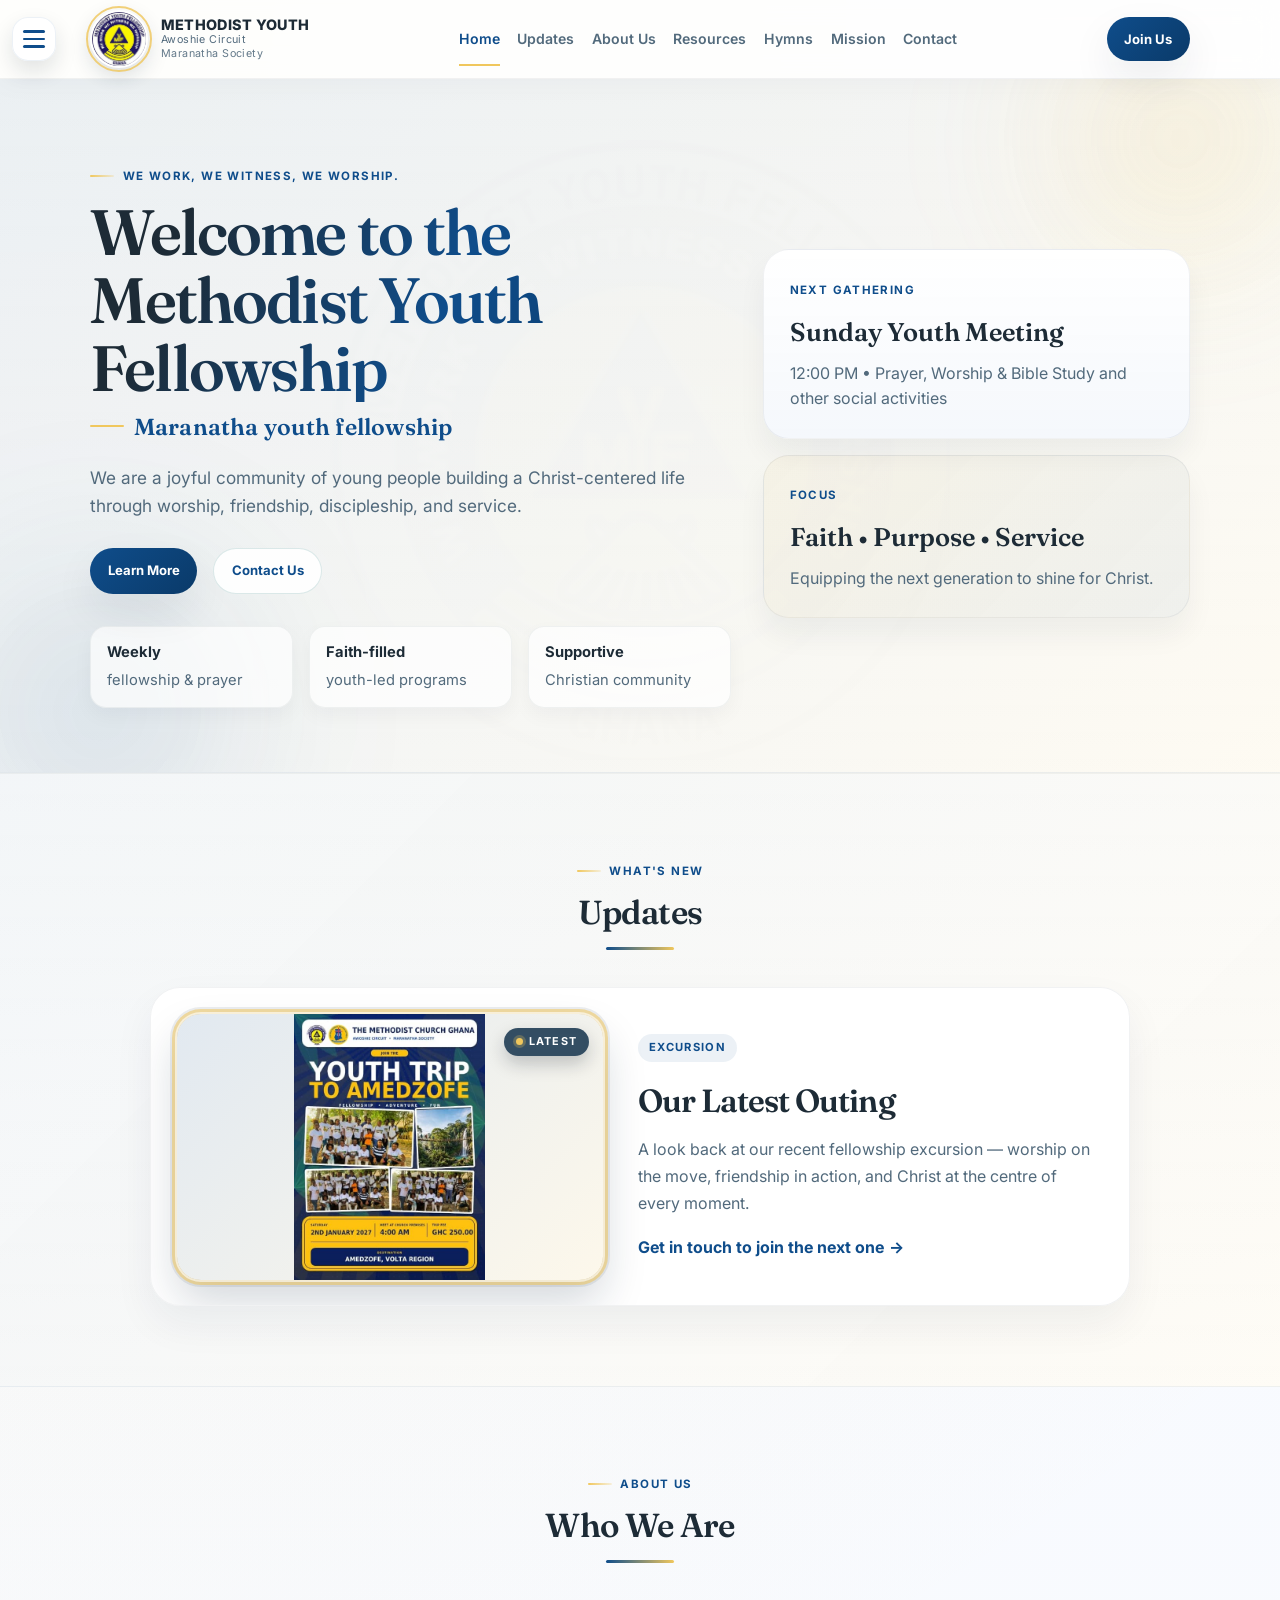
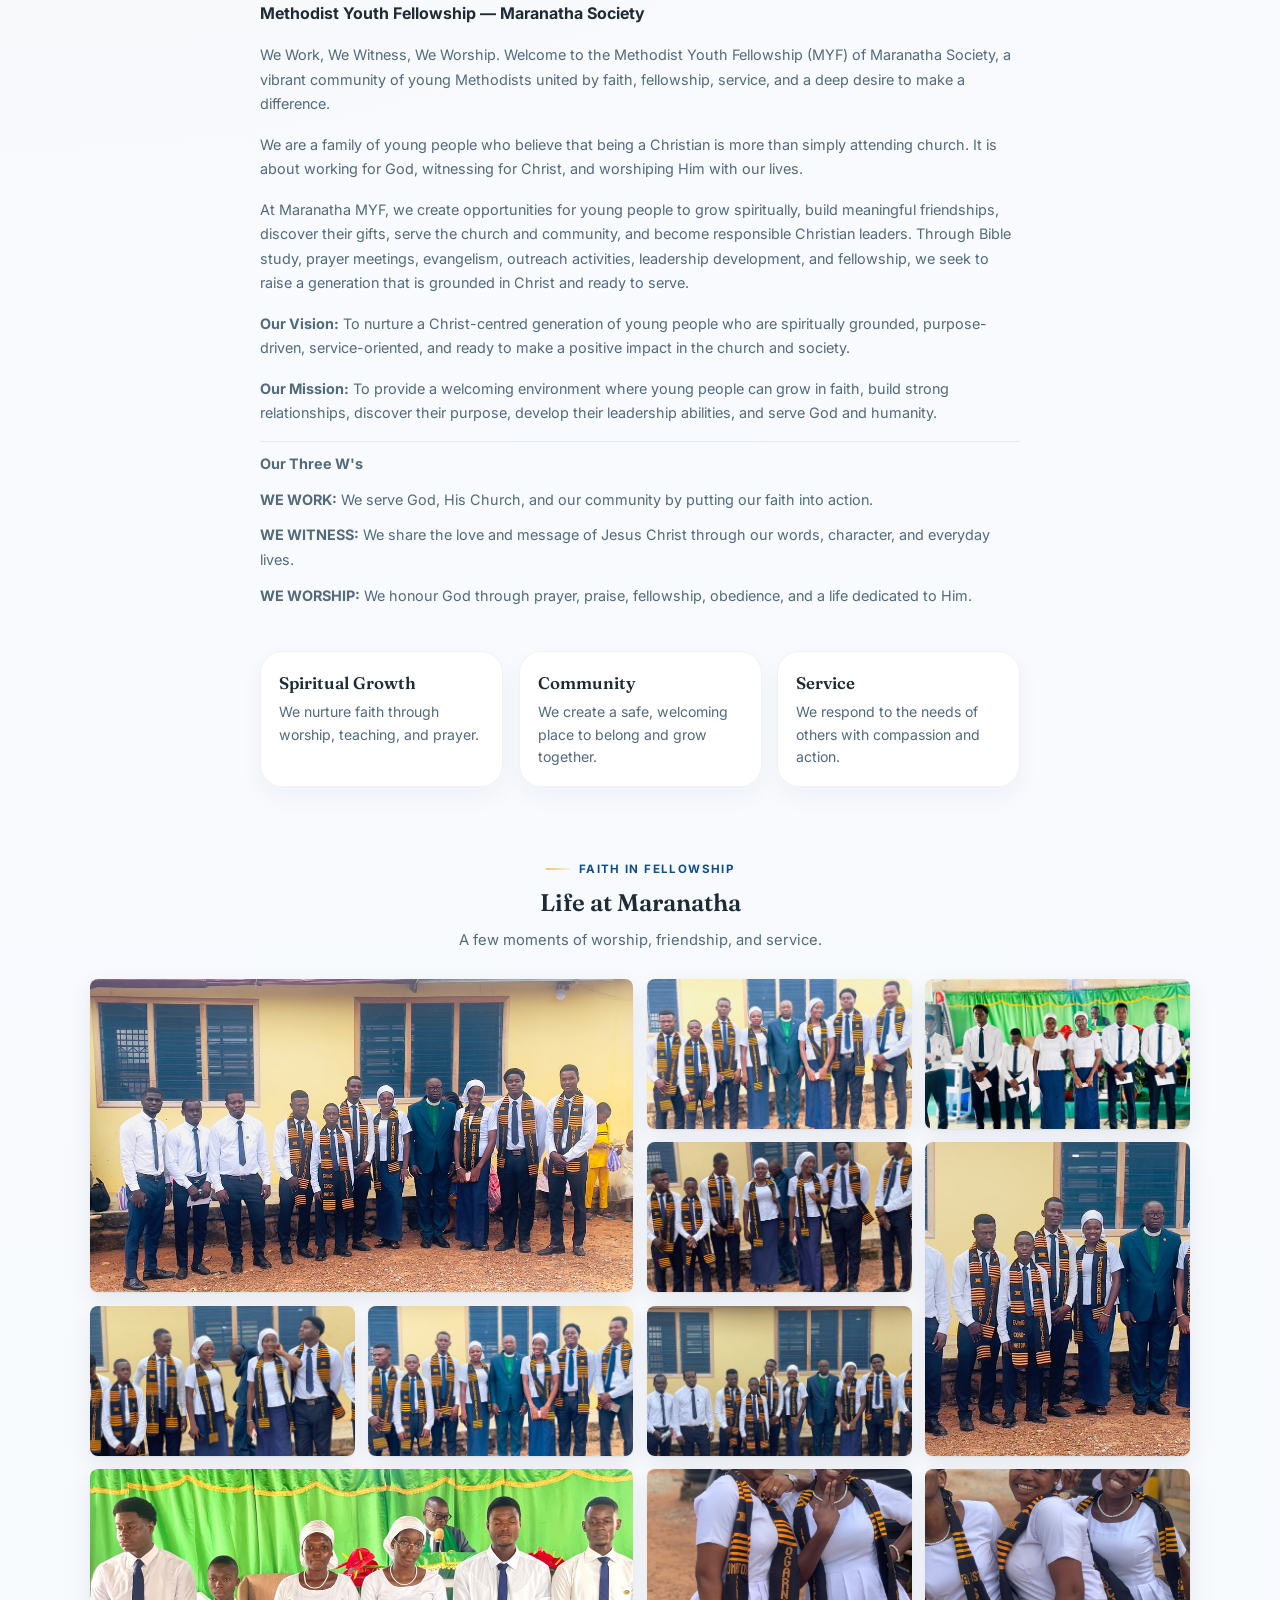
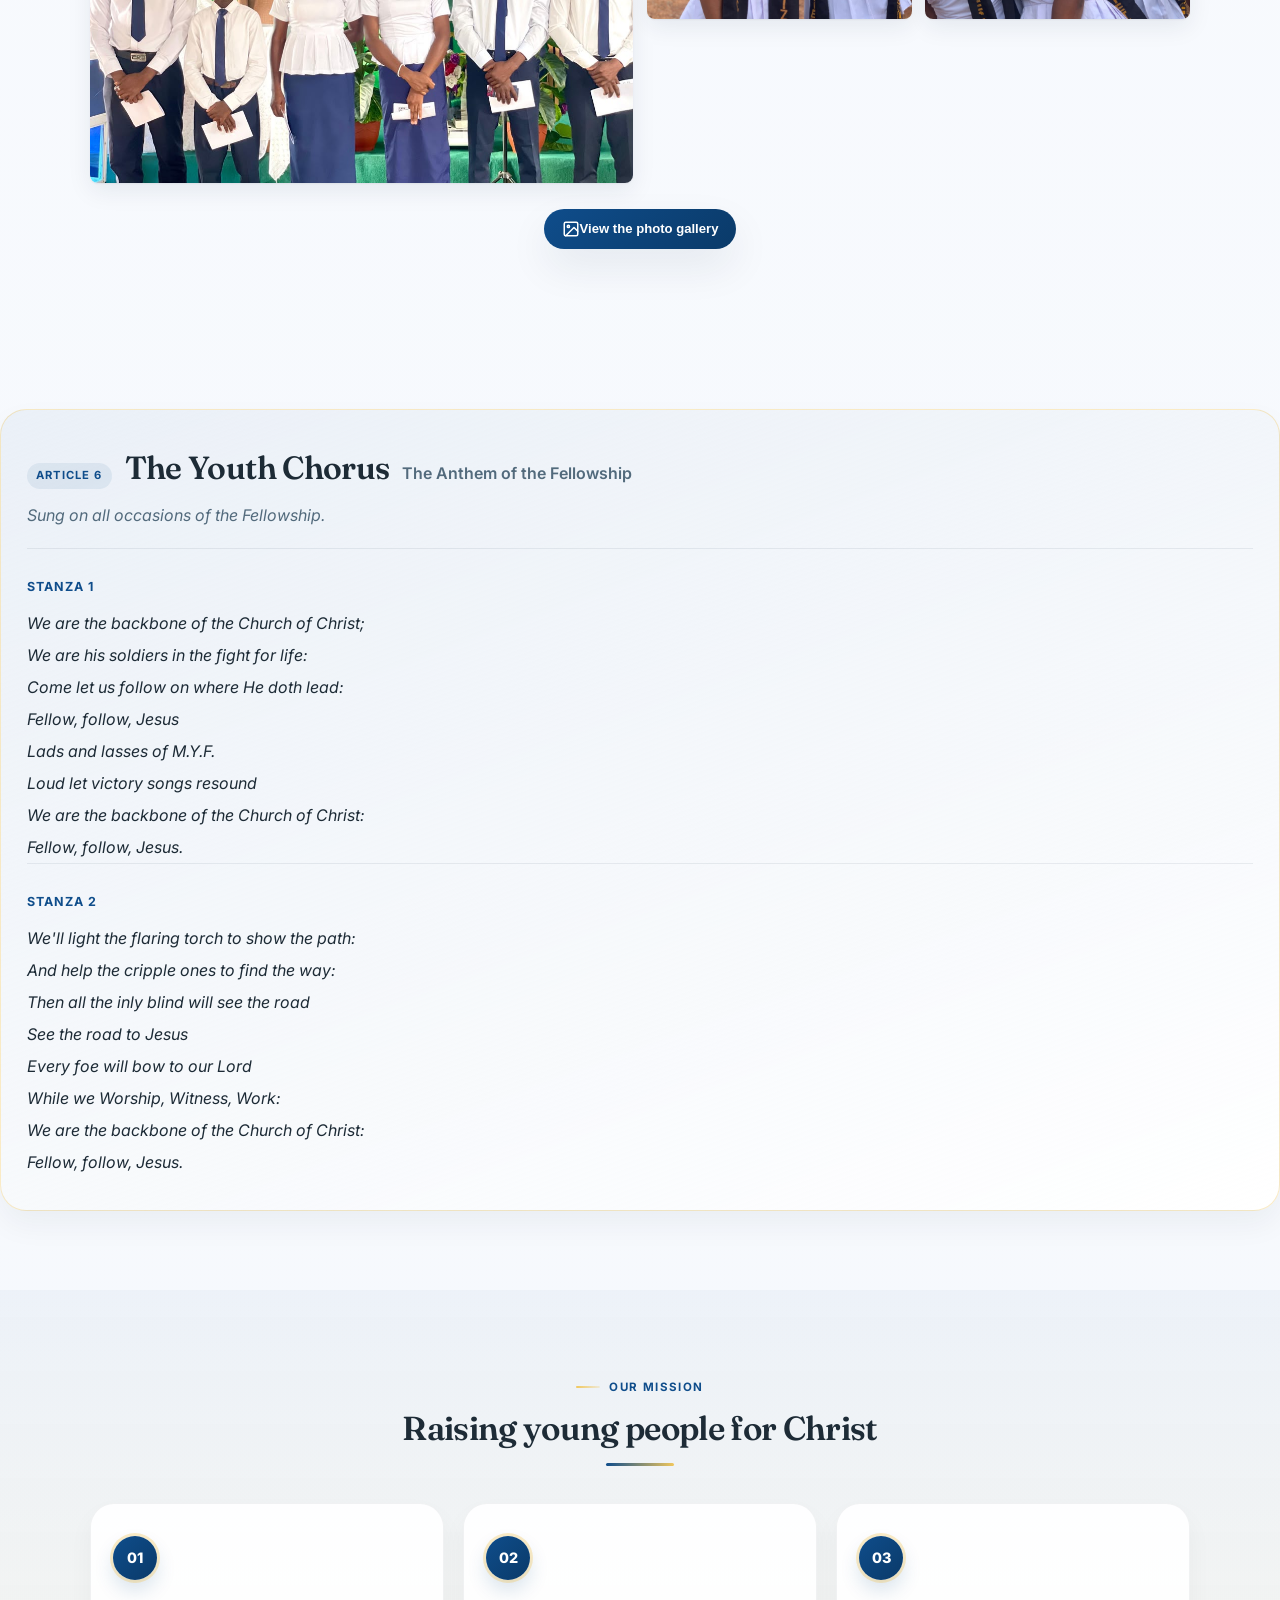
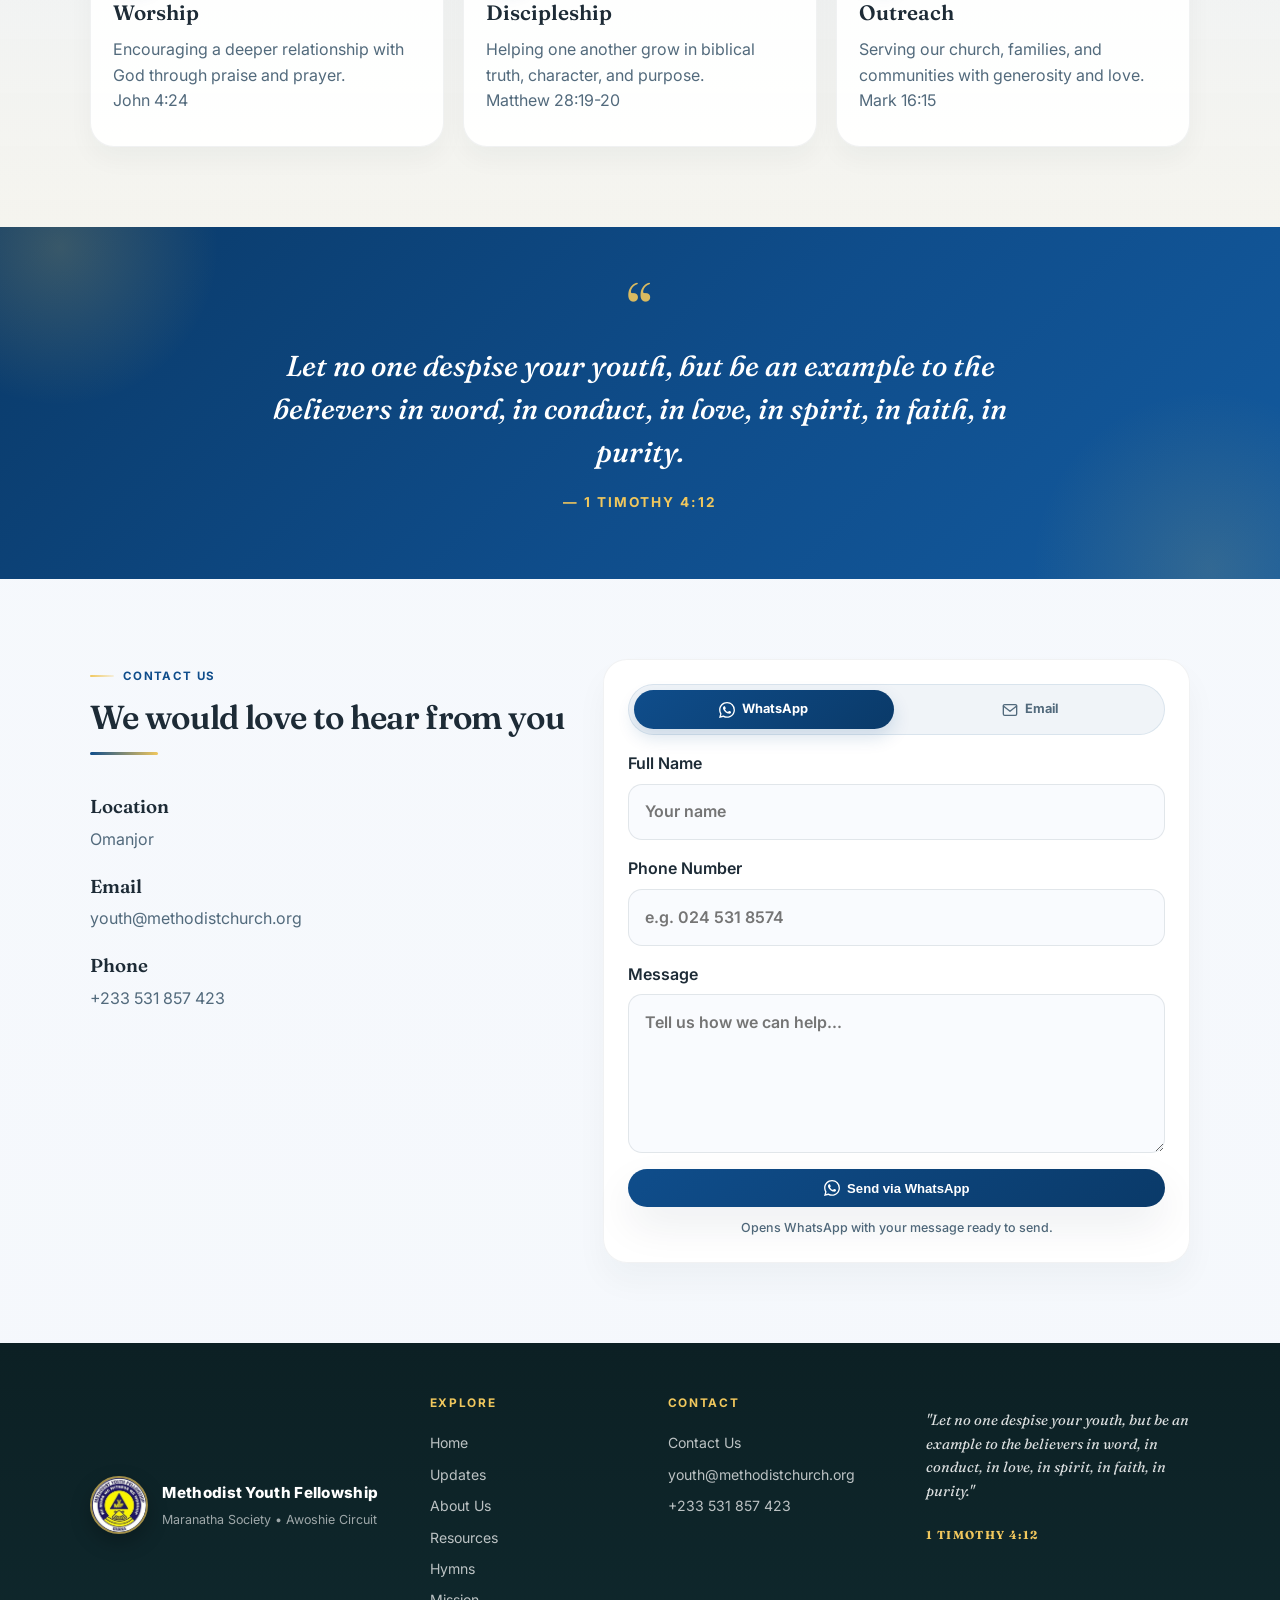
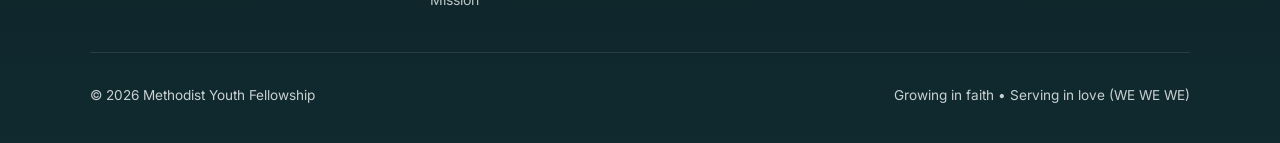
<file: index.html>
<!DOCTYPE html>
<html lang="en">
  <head>
    <meta charset="UTF-8" />
    <meta name="viewport" content="width=device-width, initial-scale=1.0" />
    <title>Methodist Youth Fellowship </title>
    
    
    <meta
      name="description"
      content="Methodist Youth Fellowship - A vibrant Christian community of young people growing in faith, service, and love."
    />
    <link rel="preconnect" href="https://fonts.googleapis.com" />
    <link rel="preconnect" href="https://fonts.gstatic.com" crossorigin />
    <link
      href="https://fonts.googleapis.com/css2?family=Inter:wght@400;500;600;700;800&family=Fraunces:opsz,wght@9..144,500;9..144,600;9..144,700&display=swap"
      rel="stylesheet"
    />
    <link rel="stylesheet" href="style.css" />
    <script>
      document.documentElement.classList.add('js', 'page-loading');
      // Safety: never trap the page behind the loader if the main script fails.
      window.setTimeout(function () {
        document.documentElement.classList.remove('page-loading');
      }, 4000);
    </script>
  </head>
  <body>
    <div class="page-loader" id="pageLoader" role="status" aria-live="polite" aria-label="Loading">
      <div class="loader-inner">
        <img src="assets/Emblem.jpeg" alt="Methodist Youth Fellowship" class="loader-emblem" />
        <div class="loader-bar" aria-hidden="true">
          <span class="loader-fill" id="loaderBar"></span>
        </div>
      </div>
    </div>

    <button class="menu-toggle" id="menuToggle" aria-label="Open menu" aria-expanded="false">
      <span></span>
      <span></span>
      <span></span>
    </button>

    <div class="panel-backdrop" id="menuBackdrop"></div>

    <aside class="side-panel" id="sidePanel" aria-label="Slide-out menu">
      <div class="panel-header">
        <img
          src="assets/Emblem.jpeg"
          alt="Methodist Youth Fellowship logo"
          class="panel-logo"
        />
        <h3>MYF</h3>
      </div>

      <nav class="side-nav" aria-label="Section navigation">
        <a href="#home" class="panel-link">Home</a>
        <a href="#updates" class="panel-link">Updates</a>
        <a href="#about" class="panel-link">About Us</a>
        <a href="#resources" class="panel-link">Resources</a>
        <a href="hymns.html" class="panel-link">Hymns</a>
        <a href="#mission" class="panel-link">Mission</a>
        <a href="#contact" class="panel-link">Contact Us</a>
      </nav>
    </aside>

    <header class="site-header">
      <div class="container nav-wrap">
        <div class= "brand">
          <img
            src="assets/Emblem.jpeg"
            alt="Methodist Youth Fellowship logo"
            class="brand-logo"
          />
          <div class="brand-copy">
            <p class="brand-name">Methodist Youth</p>
            <small>Awoshie Circuit</small>
            <span>Maranatha Society</span>
          </div>
        </div>

        <nav class="main-nav" aria-label="Main navigation">
          <a href="#home">Home</a>
          <a href="#updates">Updates</a>
          <a href="#about">About Us</a>
          <a href="#resources">Resources</a>
          <a href="hymns.html">Hymns</a>
          <a href="#mission">Mission</a>
          <a href="#contact">Contact</a>
        </nav>

        <a href="#contact" class="btn btn-primary">Join Us</a>
      </div>
    </header>

    <main>
      <section id="home" class="hero">
        <div class="container hero-grid">
          <div class="hero-copy reveal">
            <p class="eyebrow">We Work, We Witness, We Worship.</p>
            <h1>Welcome to the Methodist Youth Fellowship</h1>
            <h2>Maranatha youth fellowship</h2>
            <p class="lead">
              We are a joyful community of young people building a Christ-centered
              life through worship, friendship, discipleship, and service.
            </p>
            <div class="hero-actions">
              <a href="#about" class="btn btn-primary">Learn More</a>
              <a href="#contact" class="btn btn-secondary">Contact Us</a>
            </div>
            <ul class="quick-facts">
              <li><strong>Weekly</strong> fellowship & prayer</li>
              <li><strong>Faith-filled</strong> youth-led programs</li>
              <li><strong>Supportive</strong> Christian community</li>
            </ul>
          </div>

          <div class="hero-card reveal">
            <div class="mini-card">
              <span class="mini-label">Next gathering</span>
              <h3>Sunday Youth Meeting</h3>
              <p>12:00 PM • Prayer, Worship & Bible Study and other social activities</p>
            </div>
            <div class="mini-card alt">
              <span class="mini-label">Focus</span>
              <h3>Faith • Purpose • Service</h3>
              <p>Equipping the next generation to shine for Christ.</p>
            </div>
</div>
          </div>
        </div>
      </section>

      <section id="updates" class="section updates-section">
        <div class="container">
          <div class="section-heading center reveal">
            <p class="eyebrow">What's New</p>
            <h2>Updates</h2>
          </div>

          <div class="updates-grid">
            <article class="update-card reveal">
              <div class="update-frame">
                <img src="assets/excursion image.jpeg" alt="Youth excursion" />
                <span class="update-badge">Latest</span>
              </div>
              <div class="update-body">
                <span class="update-tag">Excursion</span>
                <h3>Our Latest Outing</h3>
                <p>A look back at our recent fellowship excursion — worship on the move, friendship in action, and Christ at the centre of every moment.</p>
                <a href="#contact" class="link-arrow">Get in touch to join the next one <span aria-hidden="true">→</span></a>
              </div>
            </article>
          </div>
        </div>
      </section>

<section id="about" class="section">
        <div class="container">
          <div class="section-heading center reveal">
            <p class="eyebrow">About us</p>
            <h2>Who We Are</h2>
          </div>

          <div class="about-layout reveal">
            <div class="about-text">
              <p class="about-intro">
                <strong>Methodist Youth Fellowship — Maranatha Society</strong>
              </p>
              <p>
                We Work, We Witness, We Worship. Welcome to the Methodist Youth Fellowship
                (MYF) of Maranatha Society, a vibrant community of young Methodists united by
                faith, fellowship, service, and a deep desire to make a difference.
              </p>
              <p>
                We are a family of young people who believe that being a Christian is more than
                simply attending church. It is about working for God, witnessing for Christ, and
                worshiping Him with our lives.
              </p>
              <p>
                At Maranatha MYF, we create opportunities for young people to grow spiritually,
                build meaningful friendships, discover their gifts, serve the church and
                community, and become responsible Christian leaders. Through Bible study,
                prayer meetings, evangelism, outreach activities, leadership development, and
                fellowship, we seek to raise a generation that is grounded in Christ and ready
                to serve.
              </p>
              <p>
                <strong>Our Vision:</strong> To nurture a Christ-centred generation of young
                people who are spiritually grounded, purpose-driven, service-oriented, and ready
                to make a positive impact in the church and society.
              </p>
              <p>
                <strong>Our Mission:</strong> To provide a welcoming environment where young
                people can grow in faith, build strong relationships, discover their purpose,
                develop their leadership abilities, and serve God and humanity.
              </p>
              <div class="three-ws">
                <p><strong>Our Three W's</strong></p>
                <p><strong>WE WORK:</strong> We serve God, His Church, and our community by putting our faith into action.</p>
                <p><strong>WE WITNESS:</strong> We share the love and message of Jesus Christ through our words, character, and everyday lives.</p>
                <p><strong>WE WORSHIP:</strong> We honour God through prayer, praise, fellowship, obedience, and a life dedicated to Him.</p>
              </div>
            </div>

            <div class="about-points">
              <div class="point-card reveal">
                <h3>Spiritual Growth</h3>
                <p>We nurture faith through worship, teaching, and prayer.</p>
              </div>
              <div class="point-card reveal">
                <h3>Community</h3>
                <p>We create a safe, welcoming place to belong and grow together.</p>
              </div>
              <div class="point-card reveal">
                <h3>Service</h3>
                <p>We respond to the needs of others with compassion and action.</p>
              </div>
            </div>
          </div>
          <div class="about-gallery reveal">
            <div class="gallery-heading">
              <p class="eyebrow">Faith in fellowship</p>
              <h3>Life at Maranatha</h3>
              <p class="gallery-intro">A few moments of worship, friendship, and service.</p>
            </div>
            <div class="about-gallery-grid" id="aboutGalleryGrid" aria-label="Photos of Maranatha Youth Fellowship"></div>
            <div class="about-gallery-action">
              <button type="button" class="btn btn-primary" id="openGallery" aria-label="Open youth photo gallery">
                <svg width="18" height="18" viewBox="0 0 24 24" fill="none" stroke="currentColor" stroke-width="2" stroke-linecap="round" stroke-linejoin="round" aria-hidden="true">
                  <rect x="3" y="3" width="18" height="18" rx="2" ry="2"></rect>
                  <circle cx="8.5" cy="8.5" r="1.5"></circle>
                  <path d="M21 15l-5-5L5 21"></path>
                </svg>
                <span>View the photo gallery</span>
              </button>
            </div>
          </div>
        </div>
      </section>

      <section id="resources" class="section">
            <article class="resource-card anthem-card reveal">
              <div class="resource-head">
                <span class="resource-tag">Article 6</span>
                <h3>The Youth Chorus</h3>
                <p class="resource-sub">The Anthem of the Fellowship</p>
              </div>
              <p class="anthem-note">Sung on all occasions of the Fellowship.</p>
              <div class="stanza">
                <p class="stanza-num">Stanza 1</p>
                <p class="stanza-text">
                  We are the backbone of the Church of Christ;<br>
                  We are his soldiers in the fight for life:<br>
                  Come let us follow on where He doth lead:<br>
                  Fellow, follow, Jesus<br>
                  Lads and lasses of M.Y.F.<br>
                  Loud let victory songs resound<br>
                  We are the backbone of the Church of Christ:<br>
                  Fellow, follow, Jesus.
                </p>
              </div>
              <div class="stanza">
                <p class="stanza-num">Stanza 2</p>
                <p class="stanza-text">
                  We'll light the flaring torch to show the path:<br>
                  And help the cripple ones to find the way:<br>
                  Then all the inly blind will see the road<br>
                  See the road to Jesus<br>
                  Every foe will bow to our Lord<br>
                  While we Worship, Witness, Work:<br>
                  We are the backbone of the Church of Christ:<br>
                  Fellow, follow, Jesus.
                </p>
              </div>
            </article>
          </div>
        </div>
      </section>

      <div
        class="gallery-view"
        id="galleryView"
        aria-hidden="true"
        role="dialog"
        aria-modal="true"
        aria-labelledby="galleryViewTitle"
      >
        <div class="gallery-view-panel">
          <button class="gallery-view-close" id="galleryViewClose" aria-label="Close gallery">
            <svg width="22" height="22" viewBox="0 0 24 24" fill="none" stroke="currentColor" stroke-width="2.5" stroke-linecap="round" stroke-linejoin="round" aria-hidden="true">
              <path d="M18 6 6 18" />
              <path d="m6 6 12 12" />
            </svg>
          </button>

          <div class="gallery-view-head">
            <h3 class="gallery-view-title" id="galleryViewTitle">Pictures of the Youth</h3>
          </div>

          <div class="gallery-view-carousel" id="galleryCarousel" role="region" aria-label="Image carousel">
            <button type="button" class="gallery-nav-btn gallery-prev" id="galleryPrev" aria-label="Previous image">
              <svg width="20" height="20" viewBox="0 0 24 24" fill="none" stroke="currentColor" stroke-width="2.5" stroke-linecap="round" stroke-linejoin="round" aria-hidden="true">
                <path d="m15 18-6-6 6-6" />
              </svg>
            </button>
            <div class="gallery-view-stage" id="galleryStage"></div>
            <button type="button" class="gallery-nav-btn gallery-next" id="galleryNext" aria-label="Next image">
              <svg width="20" height="20" viewBox="0 0 24 24" fill="none" stroke="currentColor" stroke-width="2.5" stroke-linecap="round" stroke-linejoin="round" aria-hidden="true">
                <path d="m9 18 6-6-6-6" />
              </svg>
            </button>
          </div>

          <div class="gallery-view-thumbs" id="galleryThumbs" role="tablist" aria-label="Image thumbnails"></div>

          <div class="gallery-view-caption" id="galleryCaption" aria-live="polite"></div>
        </div>
      </div>

      <section id="mission" class="section accent-section">
        <div class="container">
          <div class="section-heading center reveal">
            <p class="eyebrow">Our mission</p>
            <h2>Raising young people for Christ</h2>
          </div>
          <div class="mission-grid">
            <div class="mission-card reveal">
              <span>01</span>
              <h3>Worship</h3>
              <p>Encouraging a deeper relationship with God through praise and prayer. <br> John 4:24</p>
            </div>
            <div class="mission-card reveal">
              <span>02</span>
              <h3>Discipleship</h3>
              <p>Helping one another grow in biblical truth, character, and purpose.<br> Matthew 28:19-20</p>
            </div>
            <div class="mission-card reveal">
              <span>03</span>
              <h3>Outreach</h3>
              <p>Serving our church, families, and communities with generosity and love. <br> Mark 16:15</p>
            </div>
          </div>
        </div>
      </section>

      <section class="verse-band" aria-label="Scripture of the day">
        <div class="container verse-inner reveal">
          <span class="verse-mark" aria-hidden="true">“</span>
          <blockquote>
            <p>
              Let no one despise your youth, but be an example to the believers in
              word, in conduct, in love, in spirit, in faith, in purity.
            </p>
            <cite>— 1 Timothy 4:12</cite>
          </blockquote>
        </div>
      </section>

      <section id="contact" class="section contact-section">
        <div class="container contact-grid">
          <div>
            <div class="section-heading left reveal">
              <p class="eyebrow">Contact us</p>
              <h2>We would love to hear from you</h2>
            </div>

            <div class="contact-details reveal">
              <div>
                <h3>Location</h3>
                <p>Omanjor</p>
              </div>
              <div>
                <h3>Email</h3>
                <p>youth@methodistchurch.org</p>
              </div>
              <div>
                <h3>Phone</h3>
                <p>+233 531 857 423</p>
              </div>
            </div>
          </div>

          <form class="contact-form reveal" id="contactForm">
            <div class="send-method" role="group" aria-label="Choose how to send your message">
              <button type="button" class="send-method-btn is-active" data-method="whatsapp" aria-pressed="true">
                <svg class="send-method-icon" viewBox="0 0 24 24" fill="currentColor" aria-hidden="true">
                  <path d="M17.472 14.382c-.297-.149-1.758-.867-2.03-.967-.273-.099-.471-.148-.67.15-.197.297-.767.966-.94 1.164-.173.199-.347.223-.644.075-.297-.15-1.255-.463-2.39-1.475-.883-.788-1.48-1.761-1.653-2.059-.173-.297-.018-.458.13-.606.134-.133.297-.347.446-.52.149-.174.198-.298.298-.497.099-.198.05-.371-.025-.52-.075-.149-.669-1.612-.916-2.207-.242-.579-.487-.5-.669-.51-.173-.008-.371-.01-.57-.01-.198 0-.52.074-.792.372-.272.297-1.04 1.016-1.04 2.479 0 1.462 1.065 2.875 1.213 3.074.149.198 2.096 3.2 5.077 4.487.709.306 1.262.489 1.694.625.712.227 1.36.195 1.871.118.571-.085 1.758-.719 2.006-1.413.248-.694.248-1.289.173-1.413-.074-.124-.272-.198-.57-.347m-5.421 7.403h-.004a9.87 9.87 0 01-5.031-1.378l-.361-.214-3.741.982.998-3.648-.235-.374a9.86 9.86 0 01-1.51-5.26c.001-5.45 4.436-9.884 9.888-9.884 2.64 0 5.122 1.03 6.988 2.898a9.825 9.825 0 012.893 6.994c-.003 5.45-4.437 9.884-9.885 9.884m8.413-18.297A11.815 11.815 0 0012.05 0C5.495 0 .16 5.335.157 11.892c0 2.096.547 4.142 1.588 5.945L.057 24l6.305-1.654a11.882 11.882 0 005.683 1.448h.005c6.554 0 11.89-5.335 11.893-11.893a11.821 11.821 0 00-3.48-8.413" />
                </svg>
                <span>WhatsApp</span>
              </button>
              <button type="button" class="send-method-btn" data-method="email" aria-pressed="false">
                <svg class="send-method-icon" viewBox="0 0 24 24" fill="none" stroke="currentColor" stroke-width="2" stroke-linecap="round" stroke-linejoin="round" aria-hidden="true">
                  <rect x="2" y="4" width="20" height="16" rx="2"></rect>
                  <path d="m2 6 10 8 10-8"></path>
                </svg>
                <span>Email</span>
              </button>
            </div>

            <label>
              Full Name
              <input type="text" id="cfName" name="name" placeholder="Your name" required />
            </label>

            <label class="form-field" id="fieldWhatsapp">
              Phone Number
              <input type="tel" id="cfPhone" name="phone" placeholder="e.g. 024 531 8574" required />
            </label>

            <label class="form-field" id="fieldEmail" hidden>
              Email Address
              <input type="email" id="cfEmail" name="email" placeholder="you@example.com" />
            </label>

            <label>
              Message
              <textarea id="cfMessage" name="message" rows="5" placeholder="Tell us how we can help..." required></textarea>
            </label>

            <button type="submit" class="btn btn-primary">
              <span class="btn-icon" id="submitIcon" aria-hidden="true"></span>
              <span id="submitLabel">Send via WhatsApp</span>
            </button>

            <p class="form-note" id="formNote" role="status">
              Opens WhatsApp with your message ready to send.
            </p>
          </form>
        </div>
      </section>
    </main>

    <button class="back-to-top" id="backToTop" aria-label="Back to top">
      <svg width="20" height="20" viewBox="0 0 24 24" fill="none" stroke="currentColor" stroke-width="2.5" stroke-linecap="round" stroke-linejoin="round" aria-hidden="true">
        <path d="M12 19V5" />
        <path d="m5 12 7-7 7 7" />
      </svg>
    </button>

    <footer class="site-footer">
      <div class="container">
        <div class="footer-grid">
          <div class="footer-brand">
            <img
              src="assets/Emblem.jpeg"
              alt="Methodist Youth Fellowship logo"
              class="footer-logo"
            />
            <div>
              <p class="footer-title">Methodist Youth Fellowship</p>
              <p class="footer-sub">Maranatha Society • Awoshie Circuit</p>
            </div>
          </div>

          <div class="footer-col">
            <h4>Explore</h4>
            <a href="#home">Home</a>
            <a href="#updates">Updates</a>
            <a href="#about">About Us</a>
            <a href="#resources">Resources</a>
            <a href="hymns.html">Hymns</a>
            <a href="#mission">Mission</a>
          </div>

          <div class="footer-col">
            <h4>Contact</h4>
            <a href="#contact">Contact Us</a>
            <a href="mailto:youth@methodistchurch.org">youth@methodistchurch.org</a>
            <a href="tel:+233531857423">+233 531 857 423</a>
          </div>

          <div class="footer-verse">
            <p>
              "Let no one despise your youth, but be an example to the believers in
              word, in conduct, in love, in spirit, in faith, in purity."
            </p>
            <span>1 Timothy 4:12</span>
          </div>
        </div>

        <div class="footer-bottom">
          <p>© <span id="year"></span> Methodist Youth Fellowship</p>
          <p>Growing in faith • Serving in love (WE WE WE)</p>
        </div>
      </div>
    </footer>

    <script src="script.js"></script>
  </body>
</html>
</file>
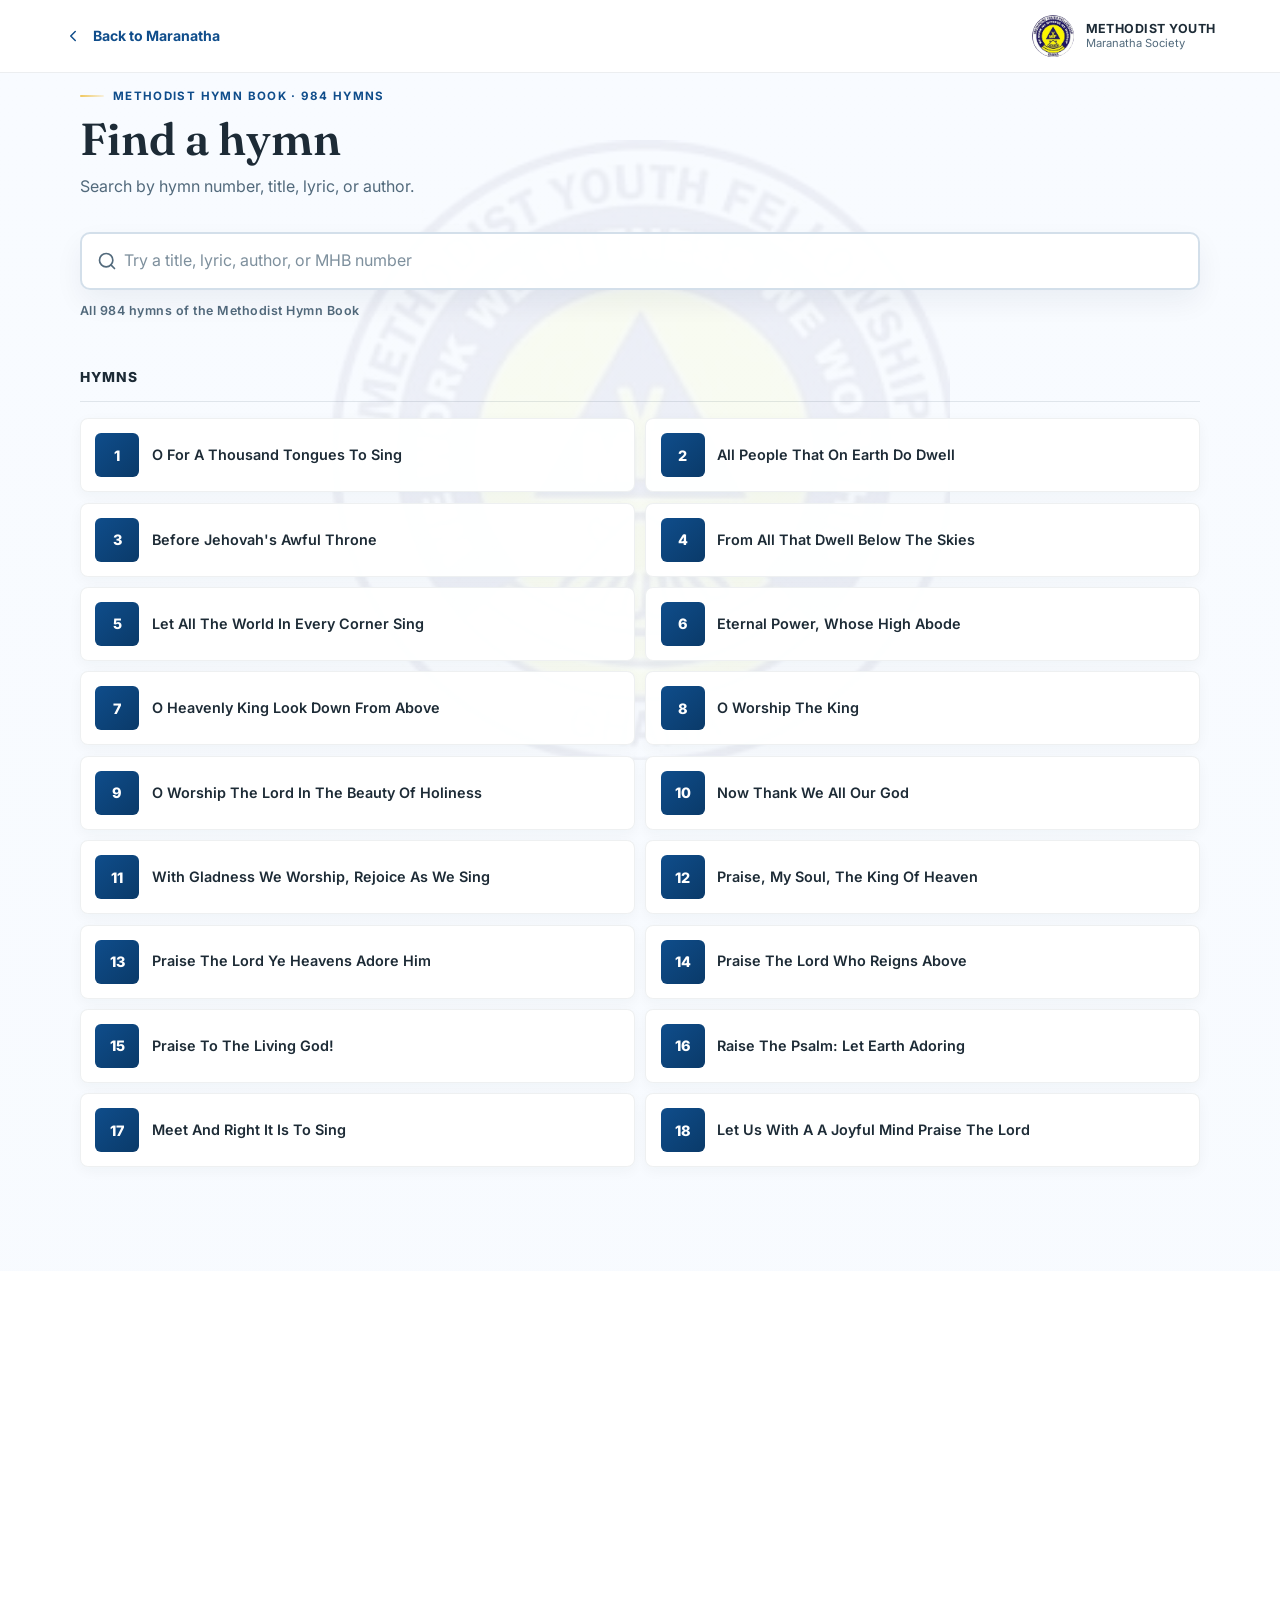
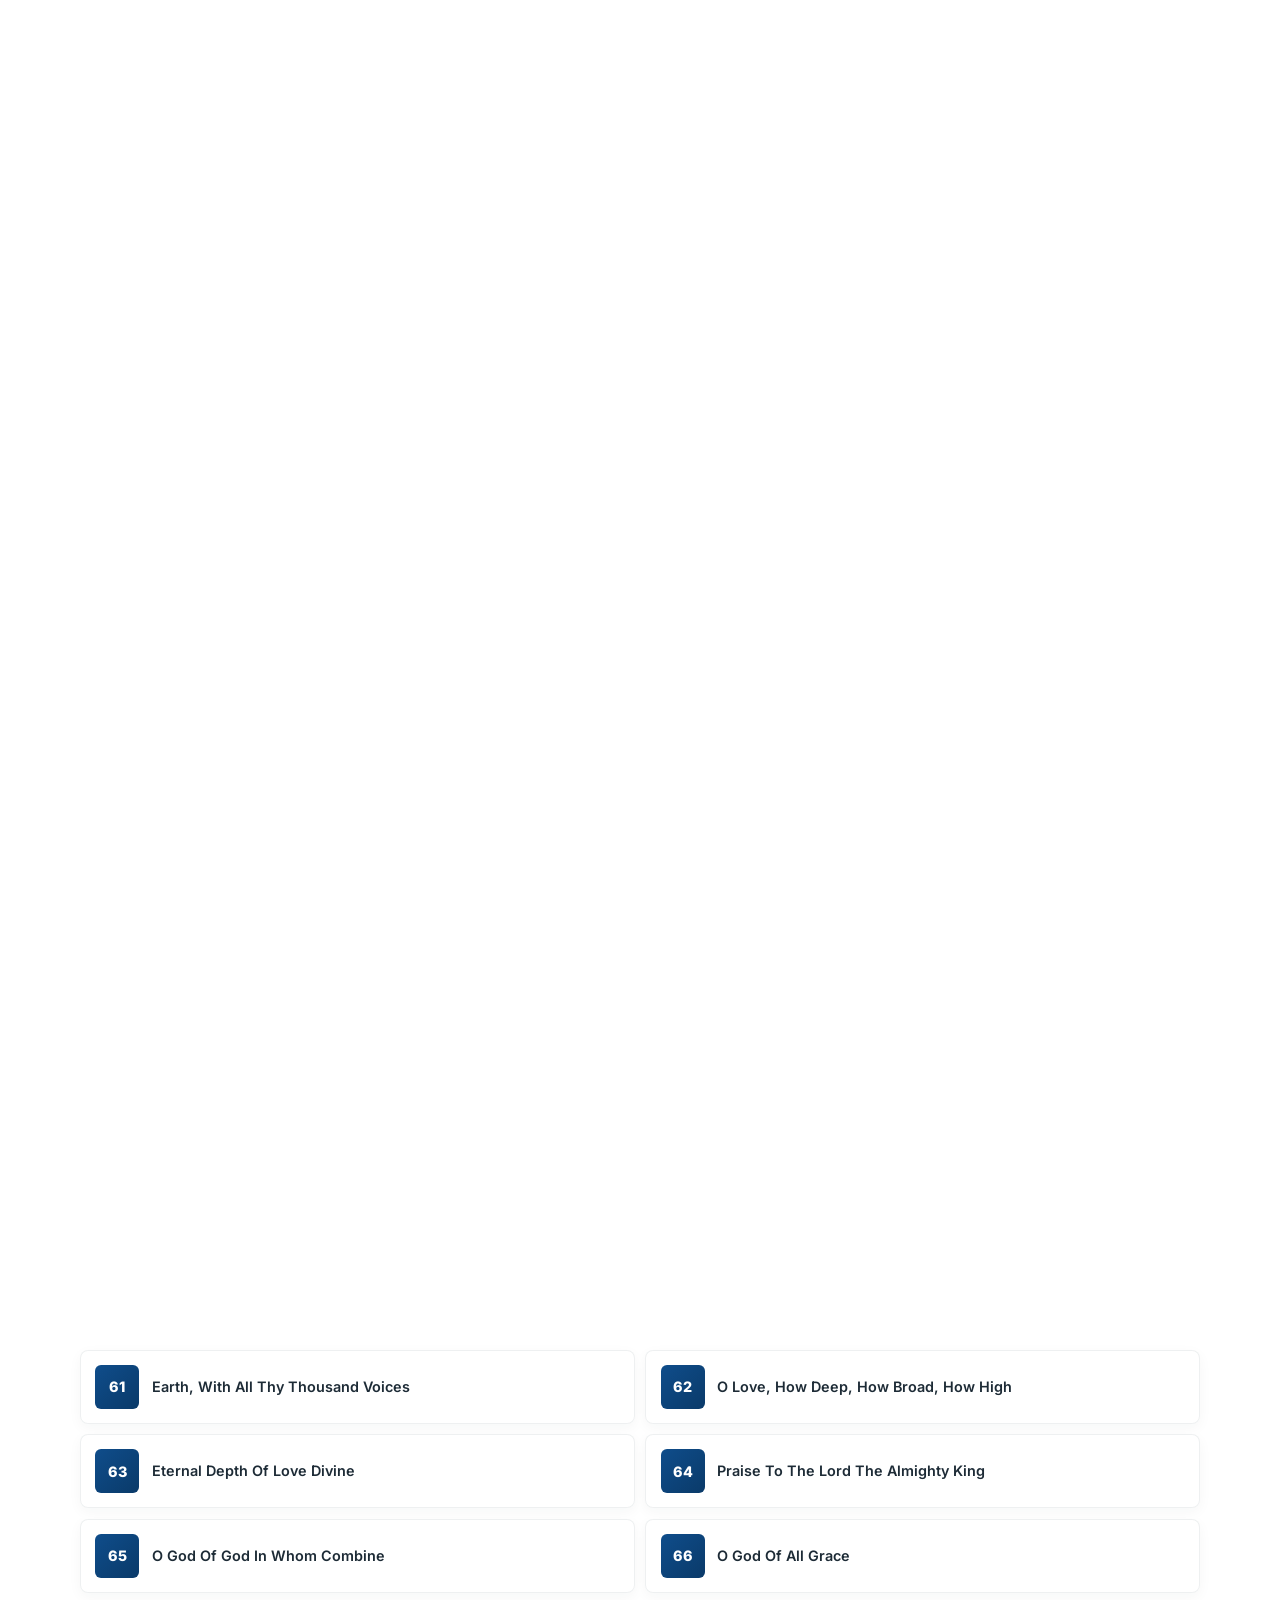
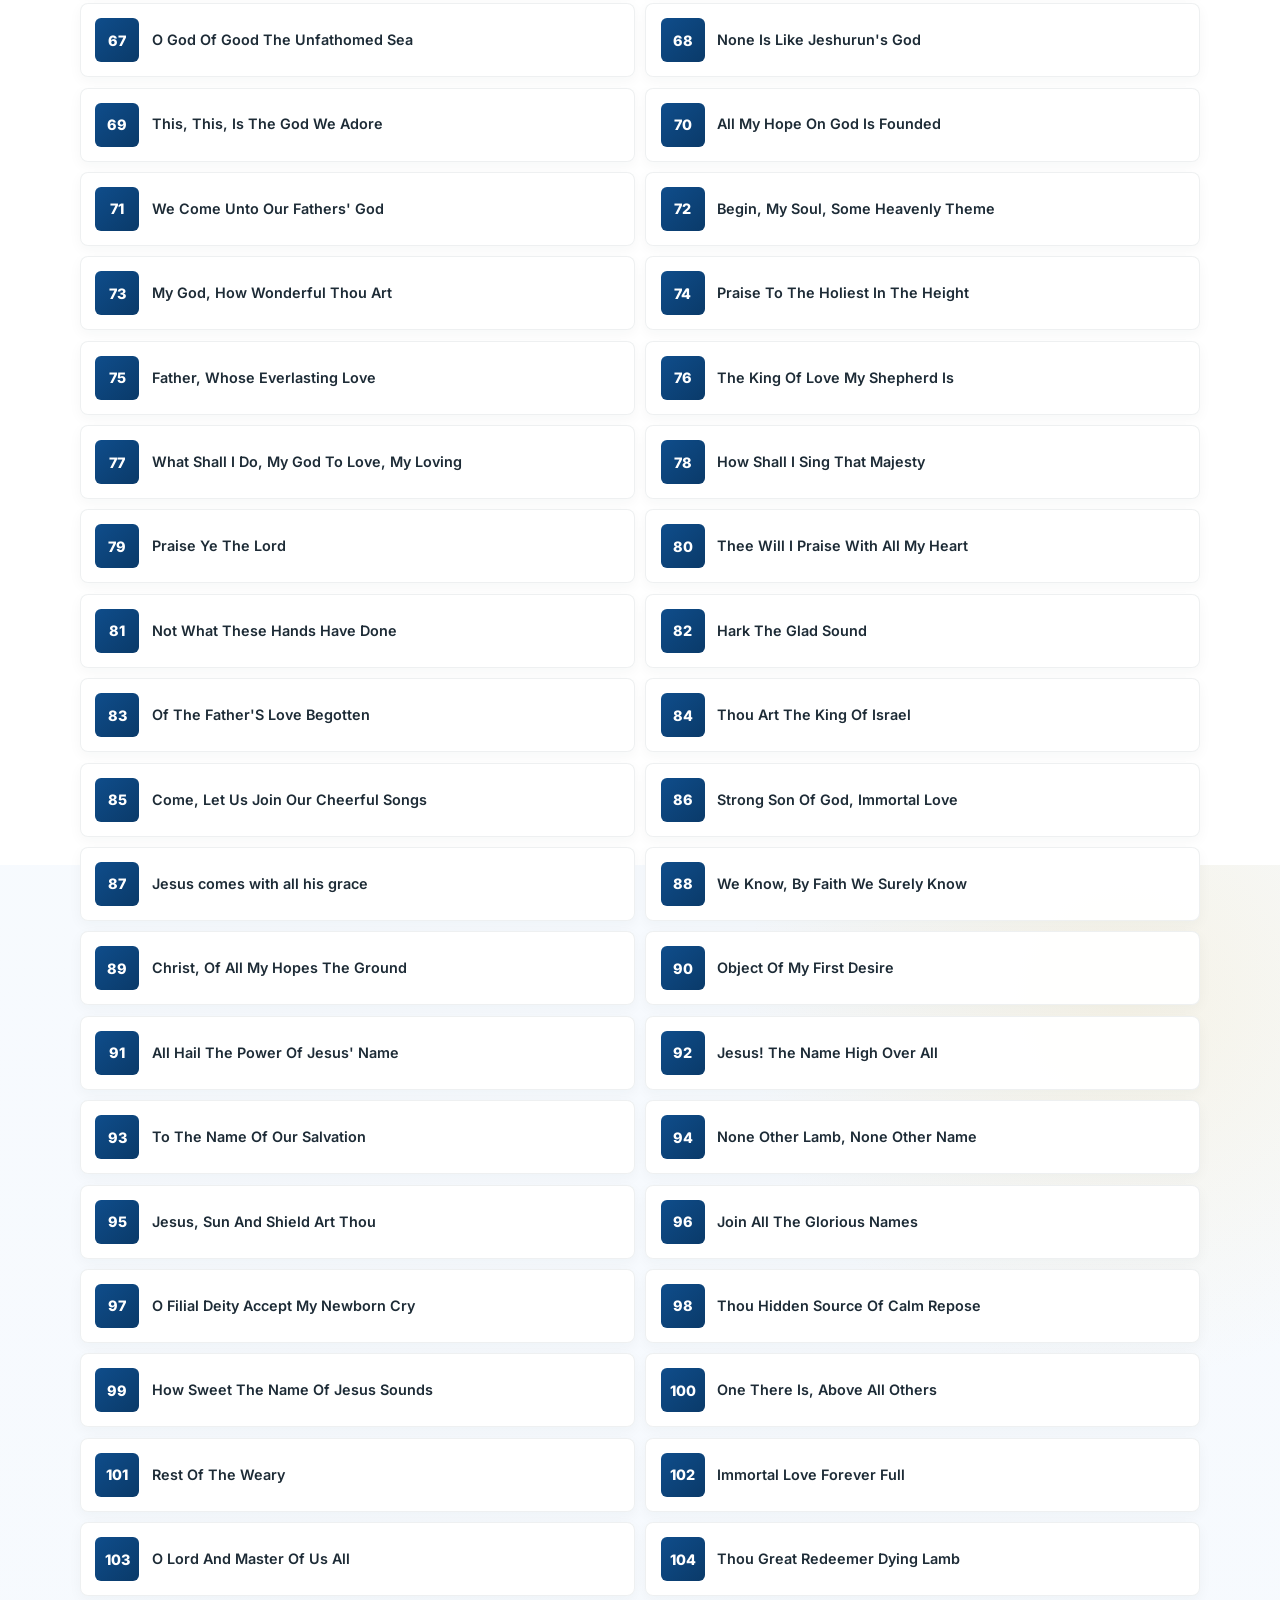
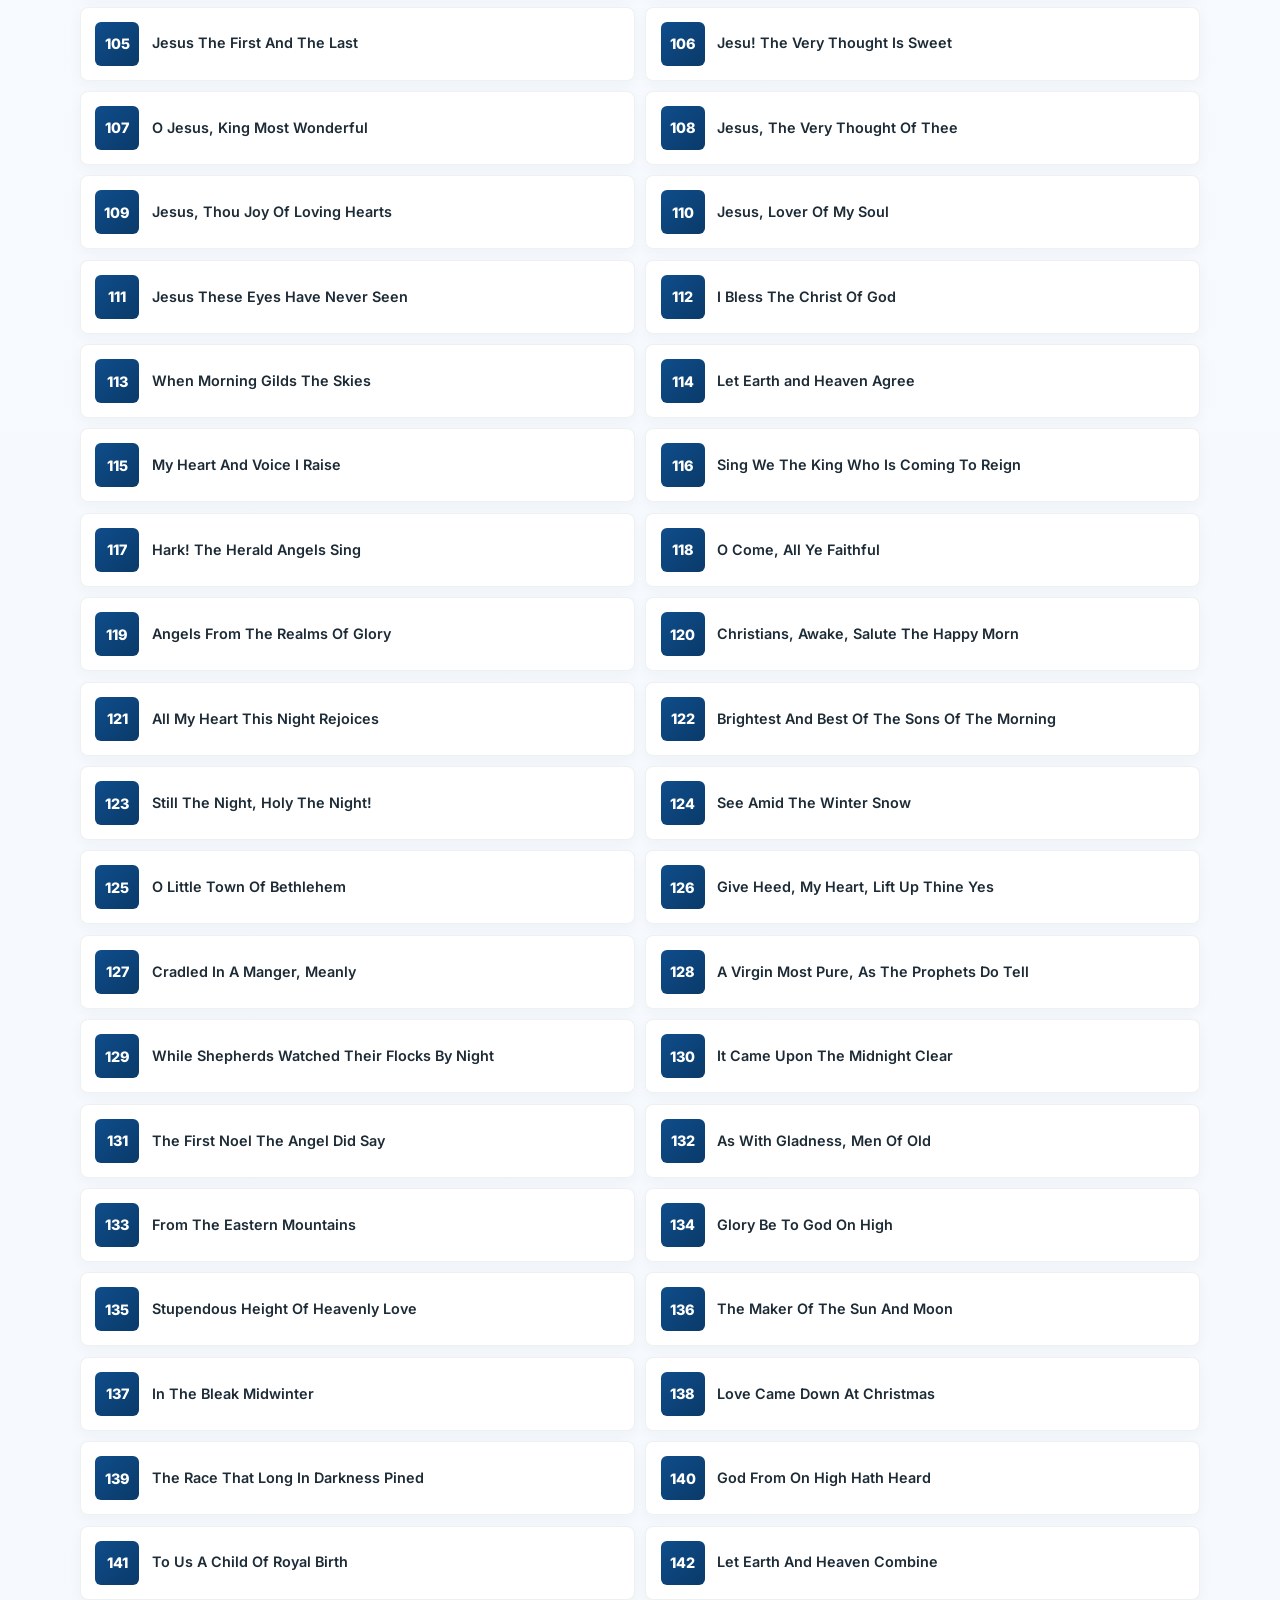
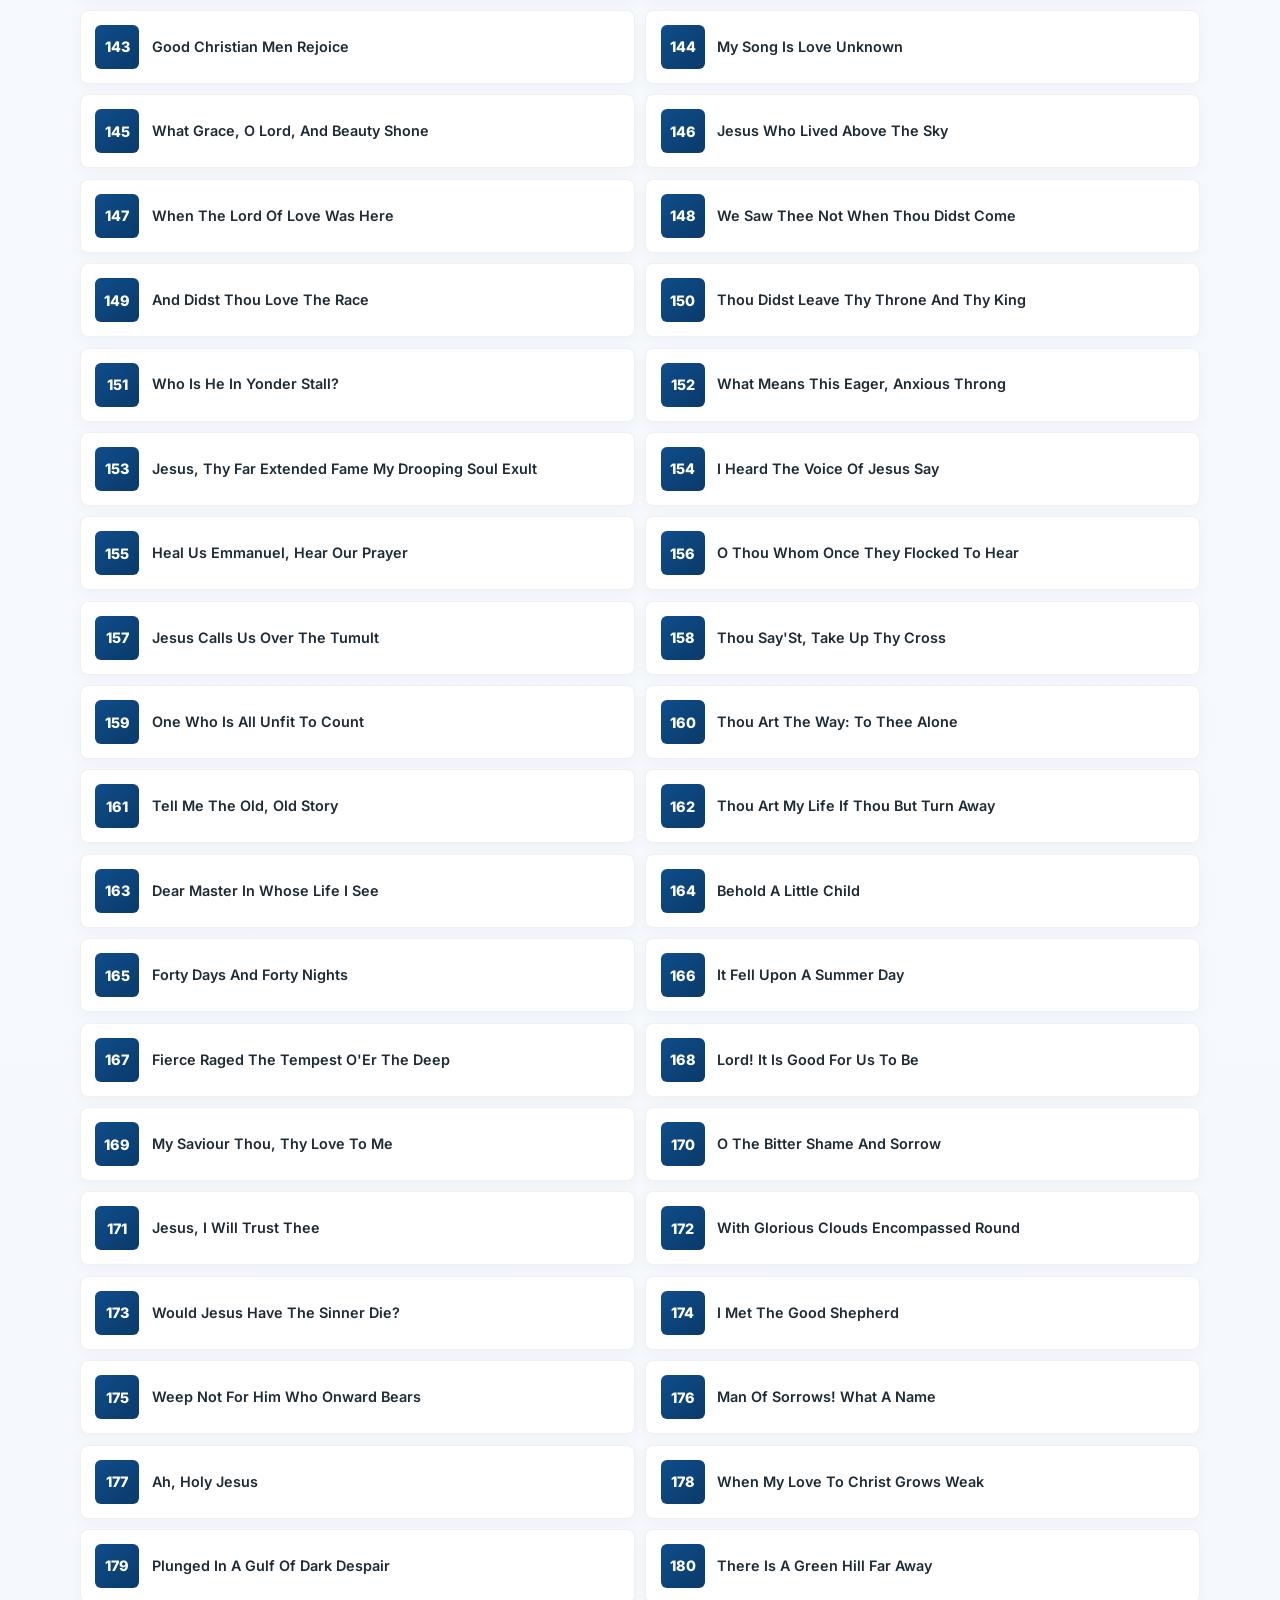
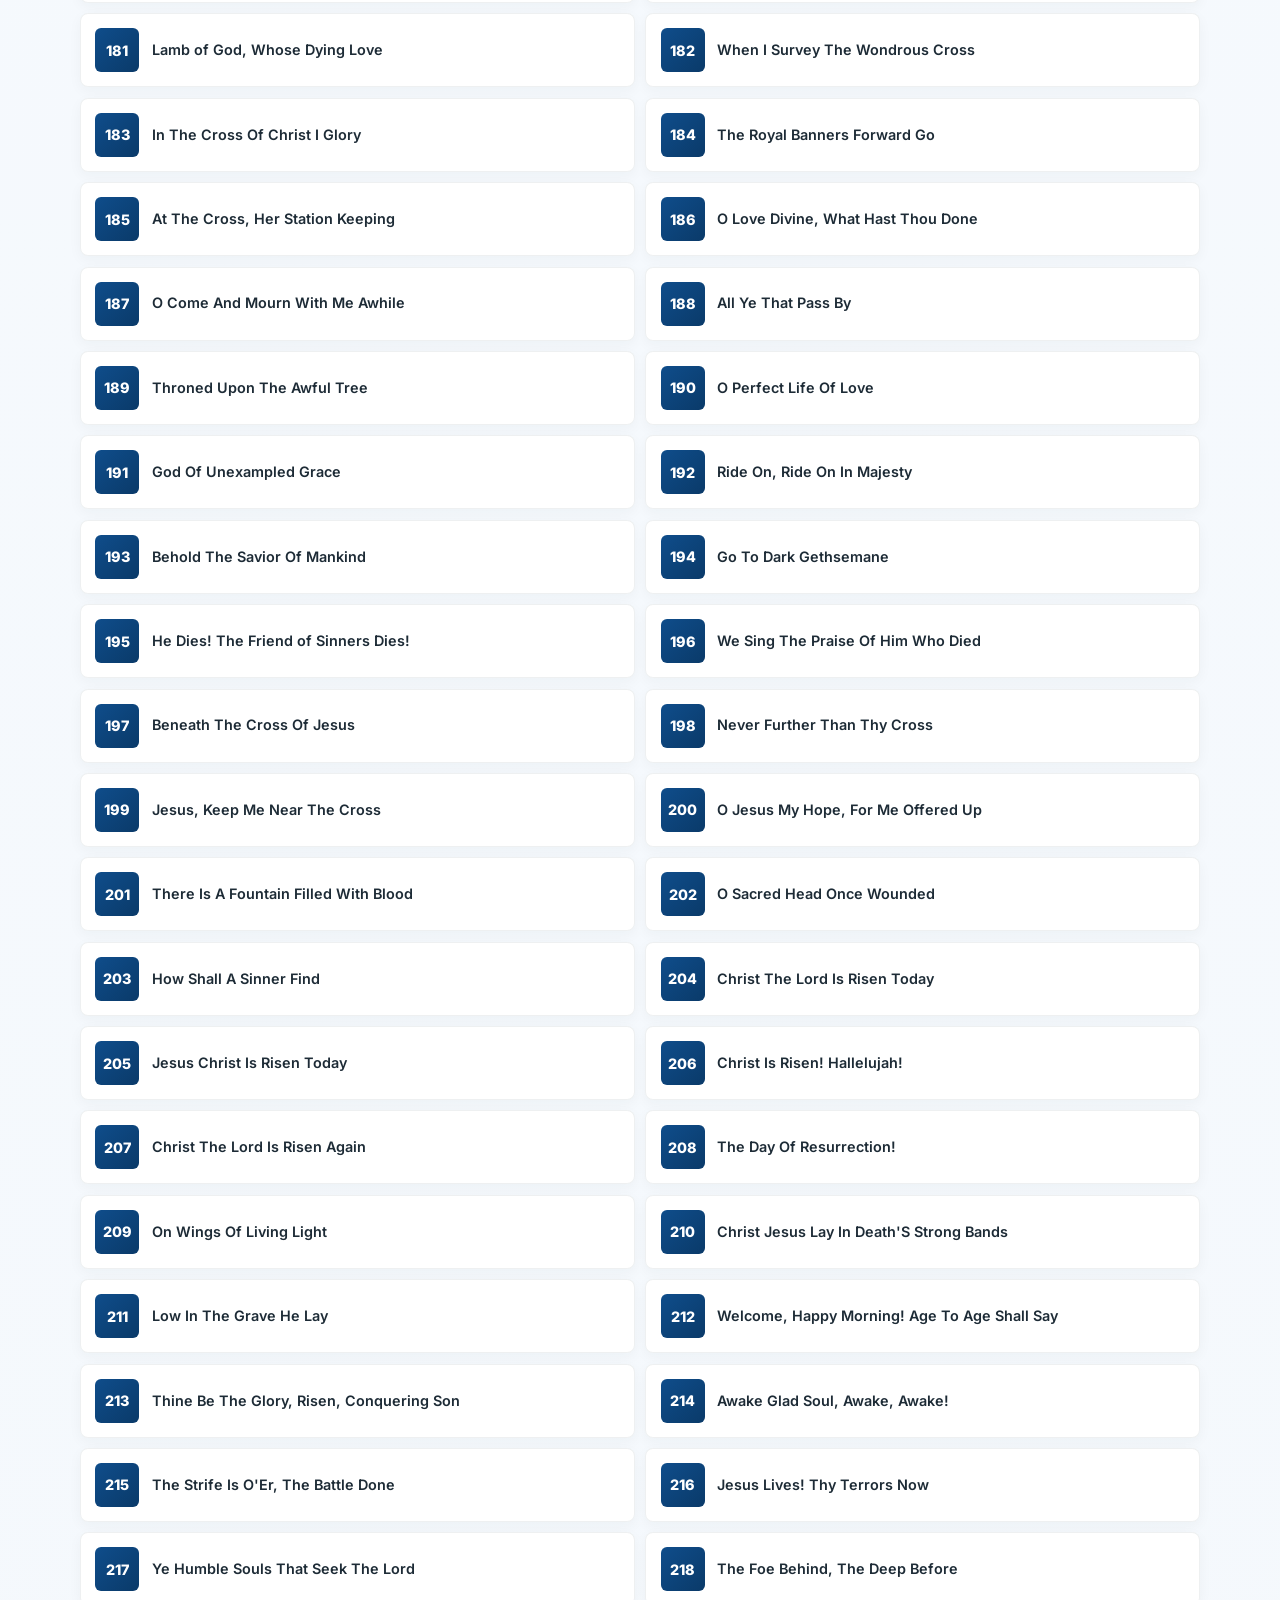
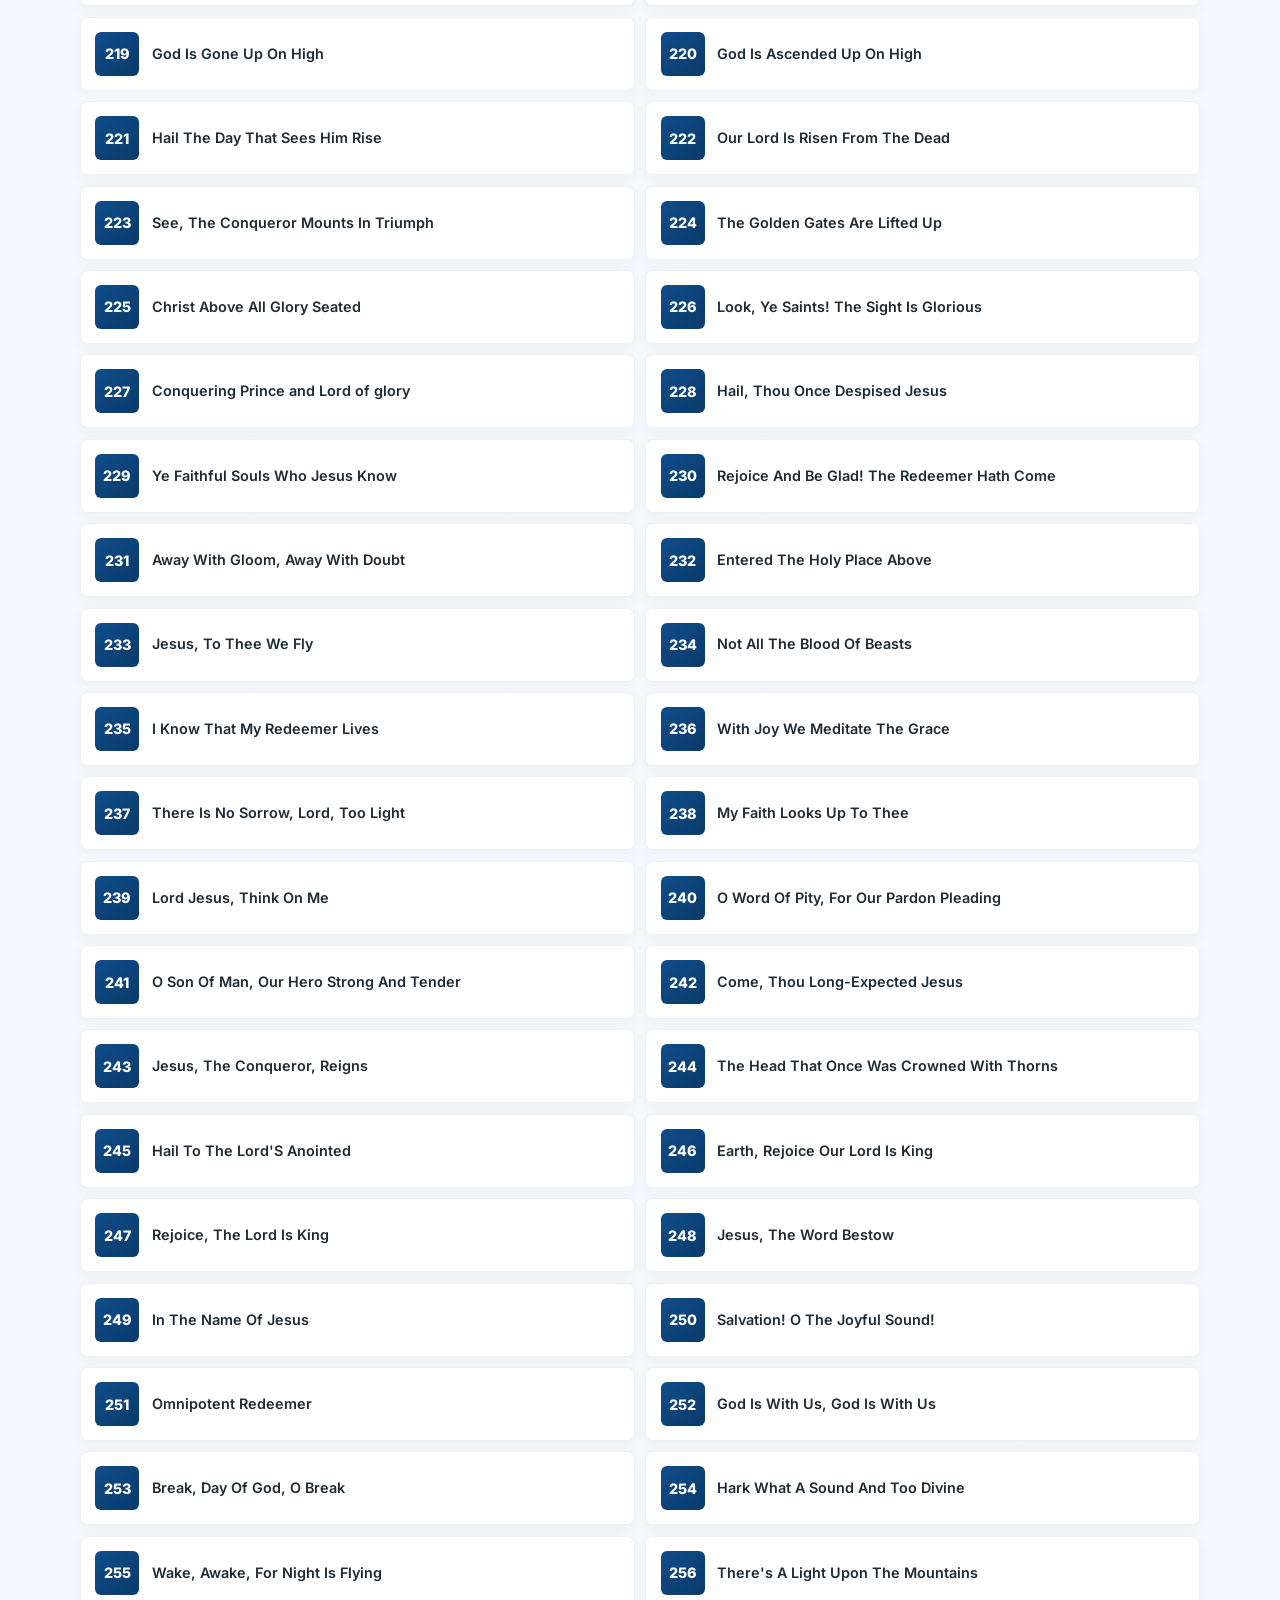
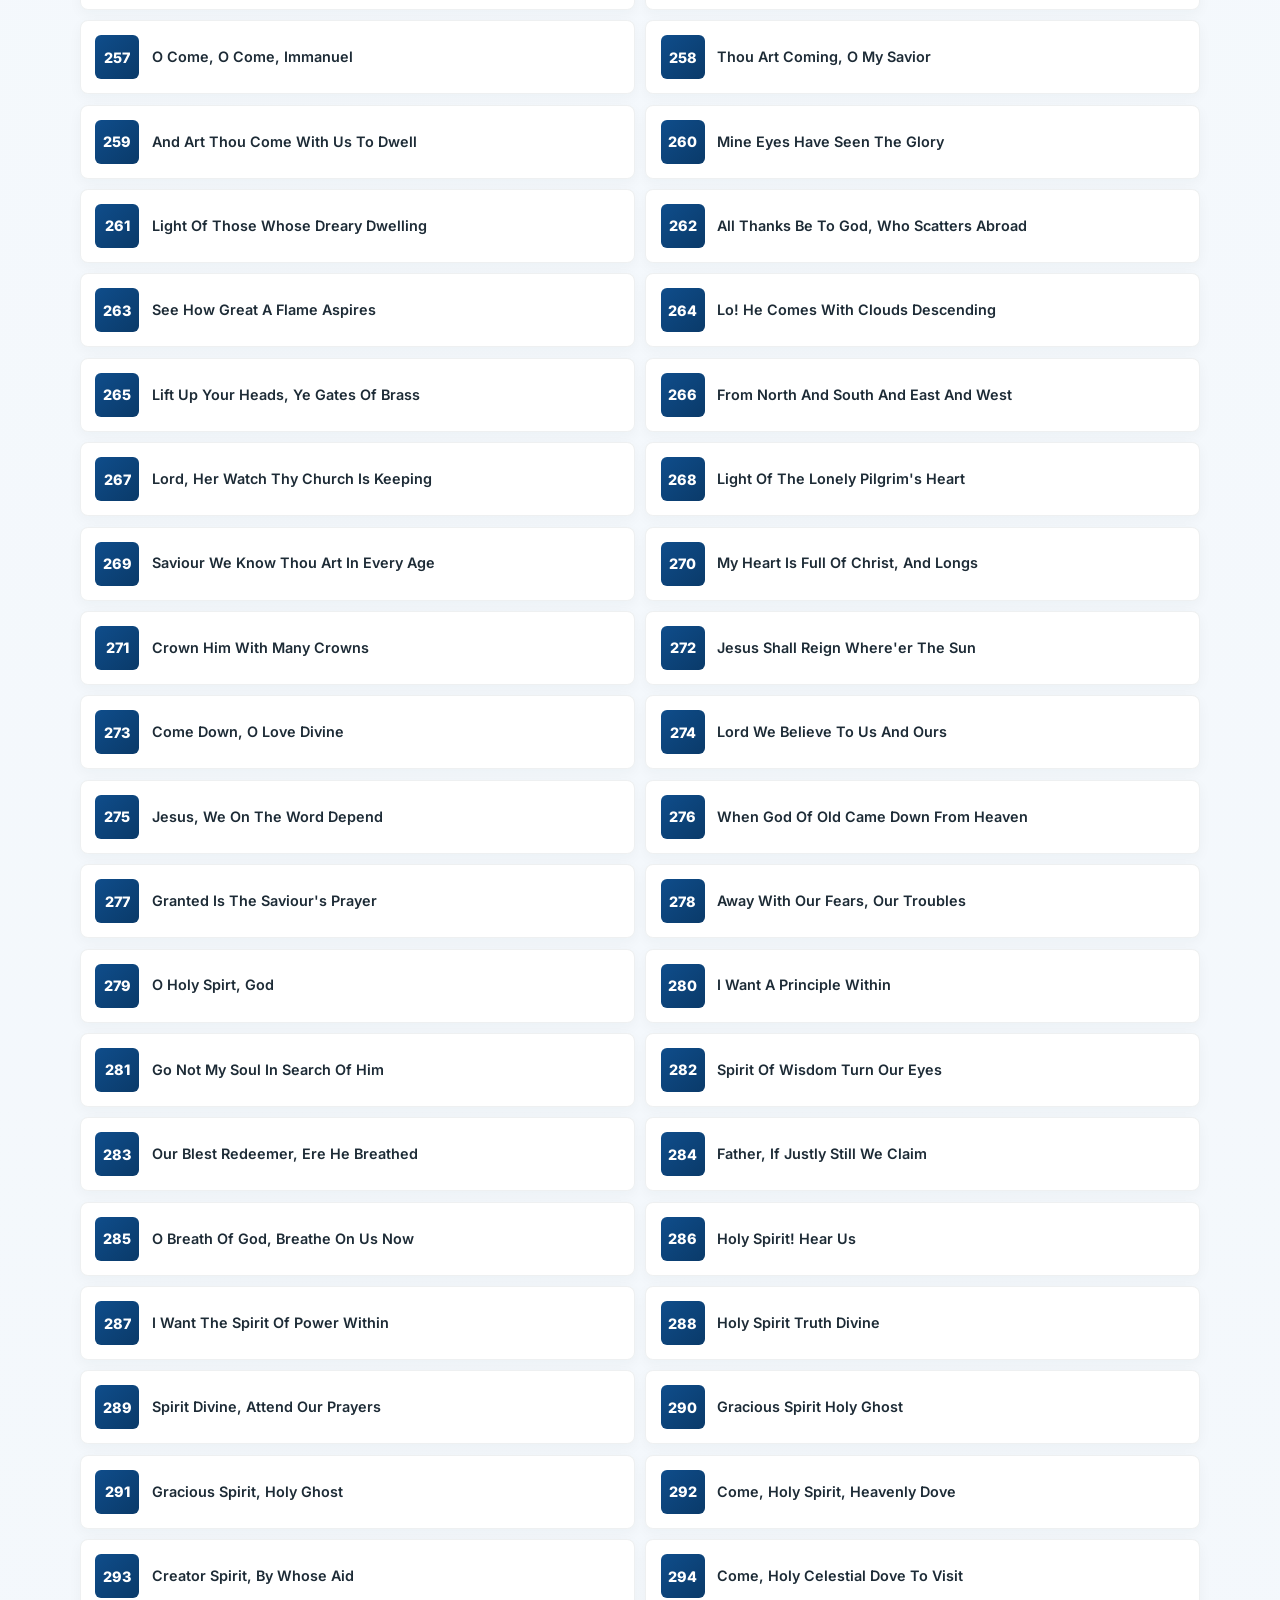
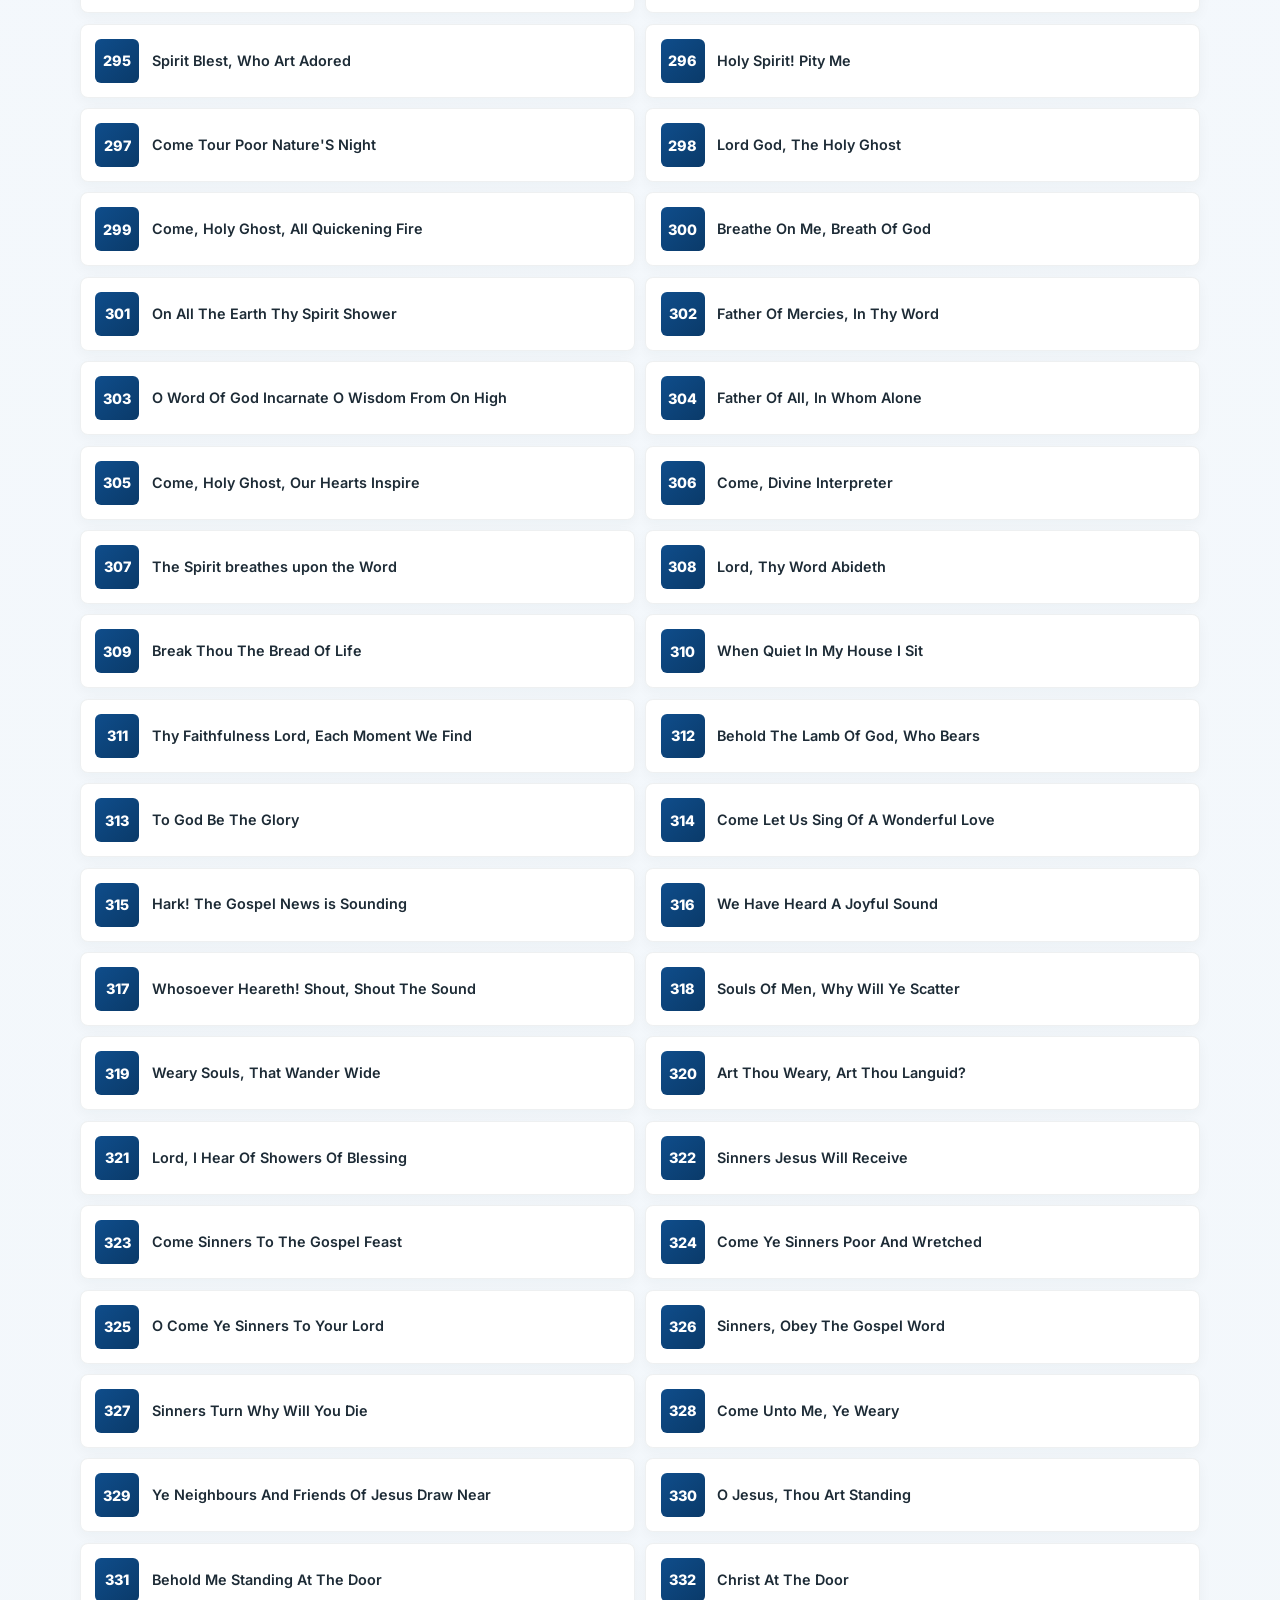
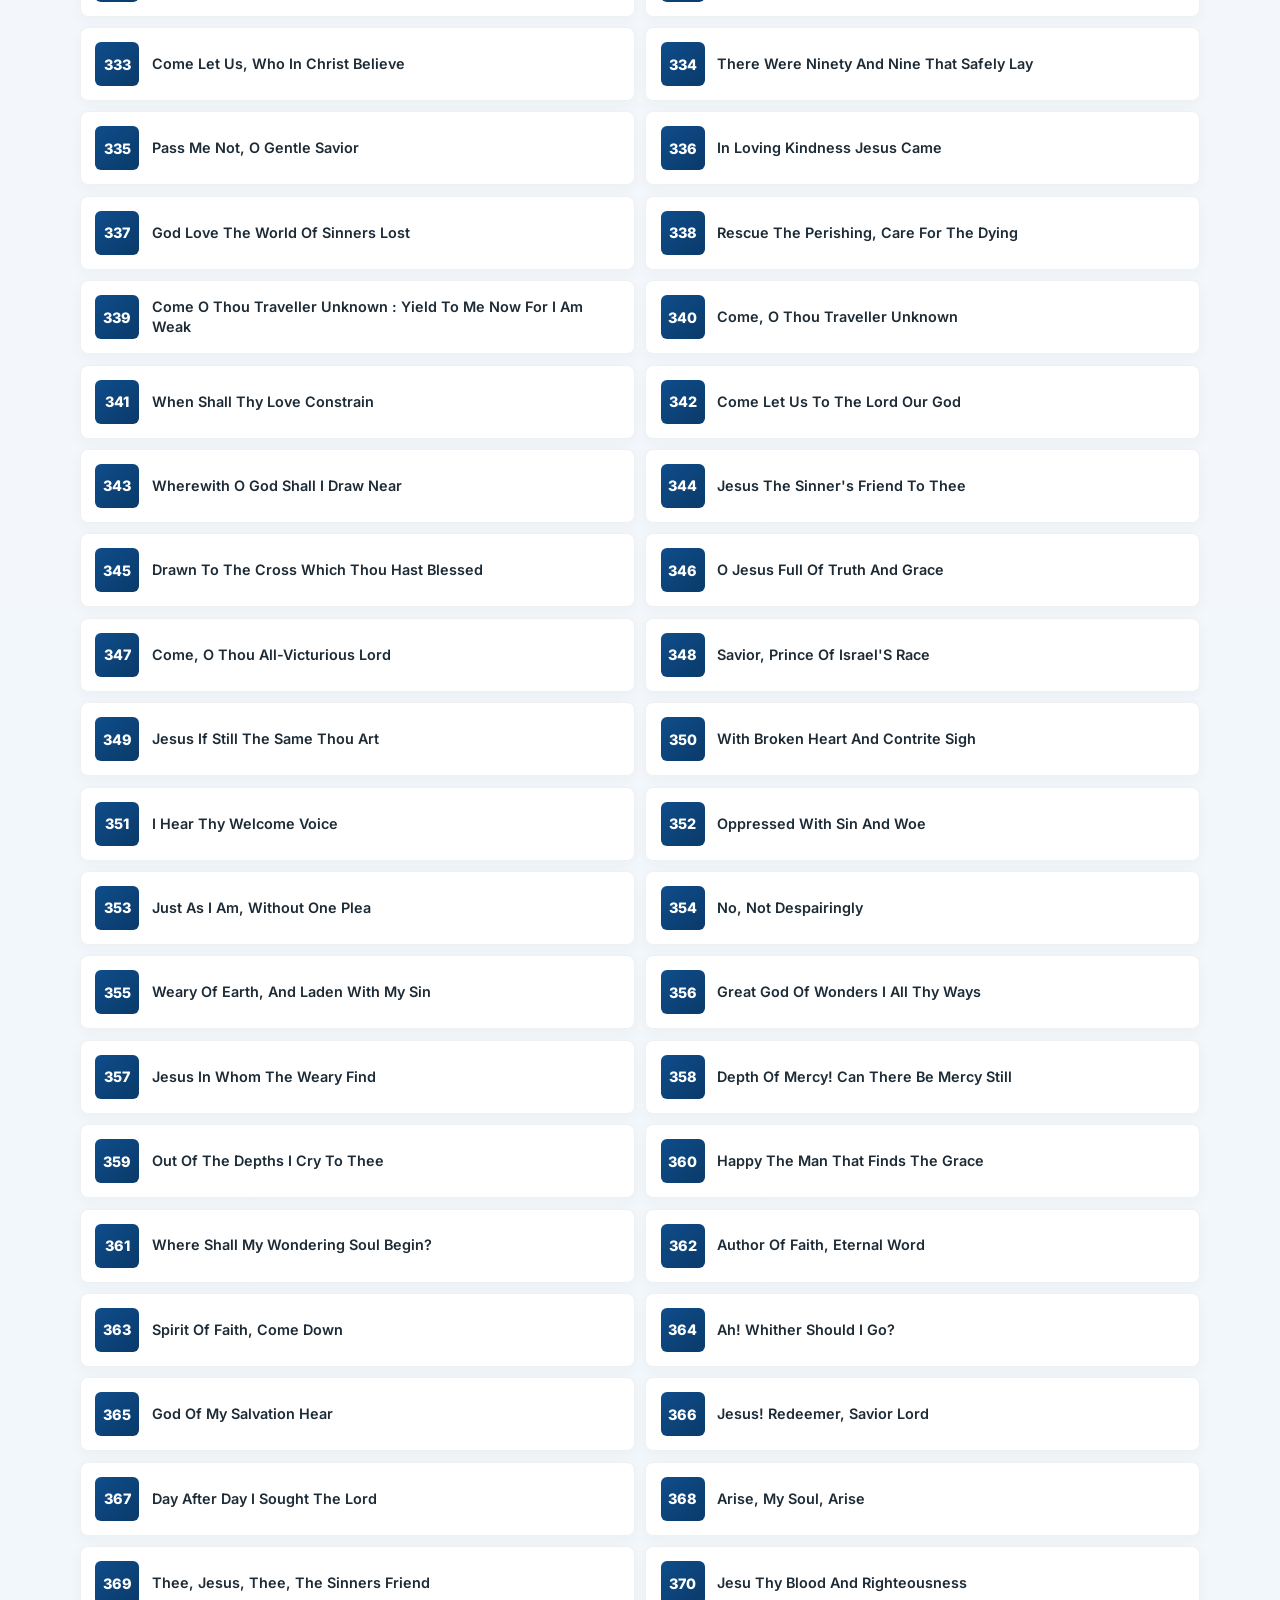
<file: hymns.html>
<!DOCTYPE html>
<html lang="en">
  <head>
    <meta charset="UTF-8" />
    <meta name="viewport" content="width=device-width, initial-scale=1.0" />
    <meta name="description" content="Search and read all 984 hymns in the Methodist Hymn Book." />
    <title>Hymn Book | Maranatha MYF</title>
    <link rel="preconnect" href="https://fonts.googleapis.com" />
    <link rel="preconnect" href="https://fonts.gstatic.com" crossorigin />
    <link
      href="https://fonts.googleapis.com/css2?family=Inter:wght@400;500;600;700;800&family=Fraunces:opsz,wght@9..144,500;9..144,600;9..144,700&display=swap"
      rel="stylesheet"
    />
    <link rel="stylesheet" href="style.css" />
    <script>
      document.documentElement.classList.add('js', 'page-loading');
      window.setTimeout(function () {
        document.documentElement.classList.remove('page-loading');
      }, 4000);
    </script>
  </head>
  <body class="hymnal-page">
    <div class="page-loader" id="pageLoader" role="status" aria-live="polite" aria-label="Loading">
      <div class="loader-inner">
        <img src="assets/Emblem.jpeg" alt="Methodist Youth Fellowship" class="loader-emblem" />
        <div class="loader-bar" aria-hidden="true">
          <span class="loader-fill" id="loaderBar"></span>
        </div>
      </div>
    </div>

    <header class="hymnal-topbar">
      <div class="hymnal-topbar-inner">
        <a class="hymnal-back" href="index.html" aria-label="Back to Maranatha Youth Fellowship">
          <svg width="18" height="18" viewBox="0 0 24 24" fill="none" stroke="currentColor" stroke-width="2" stroke-linecap="round" stroke-linejoin="round" aria-hidden="true">
            <path d="m15 18-6-6 6-6" />
          </svg>
          <span>Back to Maranatha</span>
        </a>
        <a class="hymnal-brand" href="index.html" aria-label="Maranatha Youth Fellowship home">
          <img src="assets/Emblem.jpeg" alt="" />
          <span><strong>Methodist Youth</strong><small>Maranatha Society</small></span>
        </a>
      </div>
    </header>

    <main id="hymns" class="hymnal-workspace">
      <div class="hymnal-intro">
        <p class="eyebrow">Methodist Hymn Book · 984 hymns</p>
        <h1>Find a hymn</h1>
        <p>Search by hymn number, title, lyric, or author.</p>
      </div>

      <div class="hymn-controls">
        <label class="hymn-search">
          <svg width="20" height="20" viewBox="0 0 24 24" fill="none" stroke="currentColor" stroke-width="2" stroke-linecap="round" stroke-linejoin="round" aria-hidden="true">
            <circle cx="11" cy="11" r="8" />
            <path d="m21 21-4.3-4.3" />
          </svg>
          <input
            type="search"
            id="hymnSearch"
            placeholder="Try a title, lyric, author, or MHB number"
            aria-label="Search the Methodist Hymn Book"
            autocomplete="off"
          />
        </label>
        <div class="hymn-count" id="hymnCount" role="status" aria-live="polite"></div>
      </div>

      <div class="hymnal-results-heading">
        <h2>Hymns</h2>
      </div>
      <div class="hymn-grid" id="hymnGrid" aria-live="polite"></div>
    </main>

    <div
      class="hymn-view"
      id="hymnView"
      aria-hidden="true"
      role="dialog"
      aria-modal="true"
      aria-labelledby="hymnViewTitle"
    >
      <div class="hymn-view-panel">
        <button class="hymn-view-close" id="hymnViewClose" aria-label="Close hymn">
          <svg width="22" height="22" viewBox="0 0 24 24" fill="none" stroke="currentColor" stroke-width="2.5" stroke-linecap="round" stroke-linejoin="round" aria-hidden="true">
            <path d="M18 6 6 18" />
            <path d="m6 6 12 12" />
          </svg>
        </button>

        <div class="hymn-view-head">
          <span class="hymn-view-num" id="hymnViewNum"></span>
          <h3 class="hymn-view-title" id="hymnViewTitle"></h3>
          <p class="hymn-view-author" id="hymnViewAuthor"></p>
        </div>

        <div class="hymn-view-body" id="hymnViewBody"></div>

        <div class="hymn-view-nav">
          <button type="button" class="hymn-nav-btn" id="hymnPrev" aria-label="Previous hymn">
            <svg width="16" height="16" viewBox="0 0 24 24" fill="none" stroke="currentColor" stroke-width="2.5" stroke-linecap="round" stroke-linejoin="round" aria-hidden="true">
              <path d="m15 18-6-6 6-6" />
            </svg>
            Previous
          </button>
          <span class="hymn-nav-pos" id="hymnViewPos"></span>
          <button type="button" class="hymn-nav-btn" id="hymnNext" aria-label="Next hymn">
            Next
            <svg width="16" height="16" viewBox="0 0 24 24" fill="none" stroke="currentColor" stroke-width="2.5" stroke-linecap="round" stroke-linejoin="round" aria-hidden="true">
              <path d="m9 18 6-6-6-6" />
            </svg>
          </button>
        </div>
      </div>
    </div>

    <script src="hymns.js"></script>
    <script src="script.js"></script>
  </body>
</html>
</file>
<file: style.css>
:root {
  --bg: #f5f8fc;
  --bg-soft: #edf4ff;
  --white: #ffffff;
  --text: #1d2b36;
  --muted: #526a7c;
  --primary: #0f4d8b;
  --primary-dark: #0a3a69;
  --primary-soft: rgba(15, 77, 139, 0.08);
  --yellow: #f0c75d;
  --yellow-soft: rgba(240, 199, 93, 0.12);
  --border: rgba(17, 41, 63, 0.10);
  --shadow: 0 18px 42px rgba(17, 41, 63, 0.08);
  --shadow-lg: 0 26px 56px rgba(17, 41, 63, 0.13);
  --primary-glow: rgba(15, 77, 139, 0.16);
  --yellow-glow: rgba(240, 199, 93, 0.2);
  --font-display: "Fraunces", Georgia, serif;
}

* {
  box-sizing: border-box;
}

html {
  scroll-behavior: smooth;
}

body {
  position: relative;
  margin: 0;
  font-family: "Inter", sans-serif;
  background:
    radial-gradient(circle at top left, rgba(240, 199, 93, 0.14), transparent 28%),
    linear-gradient(180deg, #f9fbff 0%, var(--bg) 100%);
  color: var(--text);
  line-height: 1.6;
  overflow-x: hidden;
}

::selection {
  background: var(--yellow);
  color: var(--primary-dark);
}

html {
  scrollbar-width: thin;
  scrollbar-color: var(--primary) var(--bg);
}

::-webkit-scrollbar {
  width: 12px;
}

::-webkit-scrollbar-track {
  background: var(--bg);
}

::-webkit-scrollbar-thumb {
  background: linear-gradient(180deg, var(--primary), var(--primary-dark));
  border-radius: 999px;
  border: 3px solid var(--bg);
}

h1,
h2,
h3 {
  font-family: var(--font-display);
  font-weight: 600;
}

:focus-visible {
  outline: 3px solid rgba(240, 199, 93, 0.9);
  outline-offset: 3px;
  border-radius: 6px;
}

.js .reveal {
  opacity: 0;
  transform: translateY(28px);
  transition:
    opacity 0.7s ease,
    transform 0.7s cubic-bezier(0.22, 1, 0.36, 1);
  transition-delay: var(--reveal-delay, 0s);
  will-change: opacity, transform;
}

.js .reveal.is-visible {
  opacity: 1;
  transform: translateY(0);
}

section[id] {
  scroll-margin-top: 90px;
}

.page-loader {
  position: fixed;
  inset: 0;
  z-index: 9999;
  display: flex;
  align-items: center;
  justify-content: center;
  background: rgba(245, 248, 252, 0.97);
  backdrop-filter: blur(6px);
  -webkit-backdrop-filter: blur(6px);
  opacity: 0;
  visibility: hidden;
  transition: opacity 0.4s ease, visibility 0.4s ease;
}

html.page-loading .page-loader,
.page-loader.is-active {
  opacity: 1;
  visibility: visible;
}

.page-loader.is-leaving {
  opacity: 0;
  visibility: hidden;
  transition: opacity 0.45s ease, visibility 0.45s ease;
}

.loader-inner {
  display: flex;
  flex-direction: column;
  align-items: center;
  gap: 1.5rem;
}

.loader-emblem {
  width: 92px;
  height: 92px;
  border-radius: 50%;
  object-fit: cover;
  border: 2px solid var(--white);
  outline: 2px solid rgba(240, 199, 93, 0.8);
  outline-offset: 4px;
  box-shadow: 0 16px 38px rgba(17, 41, 63, 0.18);
  animation: loader-fade-in 0.55s ease both;
}

@keyframes loader-fade-in {
  from {
    opacity: 0;
    transform: scale(0.92);
  }
  to {
    opacity: 1;
    transform: scale(1);
  }
}

.loader-bar {
  position: relative;
  width: 190px;
  height: 3px;
  border-radius: 999px;
  background: rgba(17, 41, 63, 0.1);
  overflow: hidden;
}

.loader-bar .loader-fill {
  display: block;
  height: 100%;
  width: 0%;
  border-radius: inherit;
  background: var(--yellow);
  box-shadow: 0 0 10px rgba(240, 199, 93, 0.55);
  transition: width 0.2s ease;
}

.main-nav a,
.panel-link,
.btn {
  position: relative;
}

.nav-loading {
  display: inline-flex;
  align-items: center;
  gap: 0.5rem;
}

.nav-loading::after {
  content: "";
  width: 14px;
  height: 14px;
  border: 2px solid rgba(240, 199, 93, 0.35);
  border-top-color: var(--yellow);
  border-radius: 50%;
  animation: nav-spin 0.7s linear infinite;
}

@keyframes nav-spin {
  to {
    transform: rotate(360deg);
  }
}

body.menu-open {
  overflow: hidden;
}

body::before {
  content: "";
  position: fixed;
  inset: 0;
  background-image: url("assets/Emblem.jpeg");
  background-repeat: no-repeat;
  background-position: center;
  background-size: min(58vw, 620px);
  opacity: 0.055;
  mix-blend-mode: multiply;
  pointer-events: none;
  z-index: 0;
  animation: watermark-drift 34s ease-in-out infinite alternate;
}

@keyframes watermark-drift {
  from {
    transform: translateY(-10px) rotate(-3deg) scale(0.98);
  }
  to {
    transform: translateY(10px) rotate(3deg) scale(1.02);
  }
}

@keyframes brand-arrive {
  from {
    opacity: 0;
    transform: translateY(-8px);
  }
  to {
    opacity: 1;
    transform: translateY(0);
  }
}

.site-header,
main,
.site-footer {
  position: relative;
  z-index: 1;
}

a {
  color: inherit;
  text-decoration: none;
}

img {
  max-width: 100%;
  display: block;
}

.container {
  width: min(1100px, calc(100% - 2rem));
  margin: 0 auto;
}

.site-header {
  position: sticky;
  top: 0;
  z-index: 20;
  background: rgba(255, 255, 255, 0.86);
  backdrop-filter: blur(14px);
  border-bottom: 1px solid rgba(17, 41, 63, 0.06);
  box-shadow: 0 6px 24px rgba(17, 41, 63, 0.03);
  transition: background 0.3s ease, box-shadow 0.3s ease, transform 0.4s cubic-bezier(0.22, 1, 0.36, 1), opacity 0.4s ease;
}

.site-header.is-scrolled {
  background: rgba(255, 255, 255, 0.94);
  box-shadow: 0 10px 32px rgba(17, 41, 63, 0.09);
}

/* When a hymn is open, the top bar and hamburger tuck away so the
   hymn text is the only thing on screen. They slide back on close. */
body.hymn-open .site-header,
body.hymn-open .menu-toggle {
  transform: translateY(-120%);
  opacity: 0;
  pointer-events: none;
}

.menu-toggle {
  position: fixed;
  top: 17px;
  left: 12px;
  z-index: 60;
  width: 44px;
  height: 44px;
  border: 0;
  border-radius: 16px;
  background: rgba(255, 255, 255, 0.92);
  box-shadow: 0 10px 22px rgba(15, 34, 40, 0.12);
  border: 1px solid rgba(15, 77, 139, 0.08);
  display: flex;
  align-items: center;
  justify-content: center;
  flex-direction: column;
  gap: 5px;
  cursor: pointer;
  opacity: 1;
  visibility: visible;
  pointer-events: auto;
  transition: opacity 0.15s ease, visibility 0.15s ease, transform 0.15s ease;
}

body.menu-open .menu-toggle {
  opacity: 0;
  visibility: hidden;
  pointer-events: none;
  transform: scale(0.9);
}

.menu-toggle span {
  display: block;
  width: 22px;
  height: 2.5px;
  background: var(--primary);
  border-radius: 10px;
  transition: 0.3s ease;
}

body.menu-open .menu-toggle span:nth-child(1) {
  transform: translateY(0);
}

body.menu-open .menu-toggle span:nth-child(2) {
  opacity: 1;
}

body.menu-open .menu-toggle span:nth-child(3) {
  transform: translateY(0);
}

.side-panel {
  position: fixed;
  top: 0;
  left: 0;
  width: min(320px, 76vw);
  height: 100vh;
  padding: 2rem 1.3rem 1.5rem;
  background: linear-gradient(180deg, rgba(10, 42, 69, 0.97), rgba(15, 77, 139, 0.96));
  color: var(--white);
  box-shadow: 18px 0 36px rgba(8, 20, 33, 0.18);
  transform: translateX(-110%);
  opacity: 0;
  transition: transform 0.45s cubic-bezier(0.22, 1, 0.36, 1), opacity 0.35s ease;
  z-index: 50;
}

body.menu-open .side-panel {
  transform: translateX(0);
  opacity: 1;
}

.panel-backdrop {
  position: fixed;
  inset: 0;
  background: rgba(9, 17, 20, 0.42);
  backdrop-filter: blur(6px);
  -webkit-backdrop-filter: blur(6px);
  opacity: 0;
  pointer-events: none;
  transition: opacity 0.35s ease, backdrop-filter 0.35s ease;
  z-index: 40;
}

body.menu-open .panel-backdrop {
  opacity: 1;
  pointer-events: auto;
}

.panel-header {
  display: flex;
  align-items: center;
  gap: 0.9rem;
  padding-bottom: 1.4rem;
  margin-bottom: 1.2rem;
  border-bottom: 1px solid rgba(255, 255, 255, 0.14);
}

.panel-logo {
  width: 52px;
  height: 52px;
  border-radius: 50%;
  object-fit: cover;
  border: 2px solid rgba(255, 255, 255, 0.25);
}

.panel-header h3 {
  margin: 0;
  font-size: 1.3rem;
}

.side-nav {
  display: grid;
  gap: 0.7rem;
  margin-top: 1rem;
}

.panel-link {
  display: block;
  padding: 0.95rem 1rem;
  border-radius: 12px;
  background: rgba(255, 255, 255, 0.04);
  border: 1px solid rgba(255, 255, 255, 0.08);
  color: var(--white);
  font-weight: 600;
  letter-spacing: 0.04em;
  transition: transform 0.2s ease, background 0.2s ease, border-color 0.2s ease;
}
.panel-link:hover {
  transform: translateX(6px);
  background: rgba(255, 255, 255, 0.08);
  border-color: rgba(240, 199, 93, 0.9);
}

.nav-wrap {
  display: flex;
  align-items: center;
  justify-content: space-between;
  gap: 1rem;
  min-height: 78px;
}

.main-nav {
  flex: 0 1 auto;
  min-width: 0;
}

@media (min-width: 821px) and (max-width: 1212px) {
  .nav-wrap {
    padding-left: 4.5rem;
  }

  .main-nav {
    gap: 0.85rem;
    font-size: 0.8rem;
  }

  .btn {
    padding: 0.6rem 0.9rem;
    font-size: 0.76rem;
  }
}

@media (min-width: 821px) and (max-width: 1080px) {
  .main-nav {
    gap: 0.6rem;
    font-size: 0.74rem;
  }

  .btn {
    padding: 0.5rem 0.75rem;
    font-size: 0.72rem;
  }

  .brand-logo {
    width: 48px;
    height: 48px;
  }
}

.brand {
  display: flex;
  align-items: center;
  gap: 0.8rem;
  animation: brand-arrive 0.7s ease-out both;
}

.brand-copy {
  display: flex;
  flex-direction: column;
  line-height: 1.15;
}

.brand-logo {
  width: 58px;
  height: 58px;
  border-radius: 50%;
  object-fit: cover;
  border: 2px solid var(--white);
  outline: 2px solid rgba(240, 199, 93, 0.82);
  outline-offset: 2px;
  box-shadow: 0 8px 22px rgba(17, 41, 63, 0.16);
  background: var(--white);
  transition: transform 0.45s cubic-bezier(0.2, 0.8, 0.2, 1), box-shadow 0.35s ease;
}

.brand:hover .brand-logo {
  transform: rotate(7deg) scale(1.05);
  box-shadow: 0 12px 28px rgba(17, 41, 63, 0.22);
}

.brand-name {
  margin: 0;
  font-weight: 800;
  letter-spacing: 0.02em;
  text-transform: uppercase;
  font-size: 0.9rem;
}

.brand small,
.brand-copy span {
  color: var(--muted);
  letter-spacing: 0.04em;
  font-size: 0.67rem;
}

.brand-copy span {
  margin-top: 2px;
  color: rgba(82, 106, 124, 0.9);
}

.main-nav {
  display: flex;
  align-items: center;
  gap: 1.1rem;
  color: var(--muted);
  font-weight: 600;
  font-size: 0.88rem;
  white-space: nowrap;
}

.main-nav a {
  position: relative;
  transition: color 0.2s ease;
  padding: 0.35rem 0;
}

.main-nav a::after {
  content: "";
  position: absolute;
  left: 0;
  bottom: -10px;
  width: 100%;
  height: 2px;
  background: var(--yellow);
  transform: scaleX(0);
  transform-origin: left;
  transition: transform 0.25s ease;
}

.main-nav a:hover {
  color: var(--primary);
}

.main-nav a:hover::after {
  transform: scaleX(1);
}

.main-nav a.is-active {
  color: var(--primary);
}

.main-nav a.is-active::after {
  transform: scaleX(1);
}

.btn {
  display: inline-flex;
  align-items: center;
  justify-content: center;
  border: 0;
  border-radius: 999px;
  padding: 0.7rem 1.1rem;
  font-weight: 700;
  font-size: 0.82rem;
  cursor: pointer;
  transition: transform 0.2s ease, box-shadow 0.2s ease;
  white-space: nowrap;
  overflow: hidden;
}

.btn:hover {
  transform: translateY(-2px);
  box-shadow: 0 14px 26px rgba(15, 77, 139, 0.15);
}

.btn-primary {
  background: linear-gradient(135deg, var(--primary), var(--primary-dark));
  color: var(--white);
  box-shadow: var(--shadow);
}

.btn-secondary {
  background: rgba(255, 255, 255, 0.9);
  color: var(--primary);
  border: 1px solid rgba(15, 108, 109, 0.15);
}

.btn-primary::after {
  content: "";
  position: absolute;
  top: 0;
  left: -80%;
  width: 55%;
  height: 100%;
  background: linear-gradient(105deg, transparent, rgba(255, 255, 255, 0.32), transparent);
  transform: skewX(-18deg);
  pointer-events: none;
  transition: left 0.55s ease;
}

.btn-primary:hover::after {
  left: 130%;
}

.hero {
  position: relative;
  overflow: hidden;
  padding: 5rem 0 4rem;
  background:
    linear-gradient(135deg, rgba(15, 77, 139, 0.08), rgba(240, 199, 93, 0.08)),
    linear-gradient(180deg, rgba(255, 255, 255, 0.84), rgba(255, 255, 255, 0.94));
  border-bottom: 1px solid rgba(17, 41, 63, 0.04);
}

.hero::before,
.hero::after {
  content: "";
  position: absolute;
  border-radius: 50%;
  filter: blur(70px);
  pointer-events: none;
  z-index: 0;
}

.hero::before {
  width: 360px;
  height: 360px;
  top: -120px;
  right: -80px;
  background: radial-gradient(circle, rgba(240, 199, 93, 0.22), transparent 70%);
}

.hero::after {
  width: 440px;
  height: 440px;
  bottom: -160px;
  left: -120px;
  background: radial-gradient(circle, rgba(15, 77, 139, 0.14), transparent 70%);
}

.hero-grid {
  position: relative;
  z-index: 1;
  display: grid;
  grid-template-columns: 1.2fr 0.8fr;
  gap: 2rem;
  align-items: center;
}

.eyebrow {
  display: inline-flex;
  align-items: center;
  gap: 0.55rem;
  margin: 0 0 0.8rem;
  color: var(--primary);
  font-weight: 700;
  text-transform: uppercase;
  letter-spacing: 0.12em;
  font-size: 0.72rem;
}

.eyebrow::before {
  content: "";
  width: 24px;
  height: 2px;
  border-radius: 999px;
  background: linear-gradient(90deg, var(--yellow), rgba(240, 199, 93, 0.2));
}

.hero-copy h1 {
  margin: 0;
  font-size: clamp(2.4rem, 5vw, 4.6rem);
  line-height: 1.06;
  letter-spacing: -0.03em;
}

@supports ((-webkit-background-clip: text) or (background-clip: text)) {
  .hero-copy h1 {
    background: linear-gradient(115deg, var(--text) 15%, var(--primary) 55%, var(--primary-dark) 90%);
    -webkit-background-clip: text;
    background-clip: text;
    -webkit-text-fill-color: transparent;
    color: transparent;
  }
}

.hero-copy h2 {
  display: flex;
  align-items: center;
  gap: 0.6rem;
  margin: 0.4rem 0 0;
  font-size: clamp(1.05rem, 2vw, 1.45rem);
  font-weight: 600;
  color: var(--primary);
  letter-spacing: 0.01em;
}

.hero-copy h2::before {
  content: "";
  width: 34px;
  height: 2px;
  border-radius: 999px;
  background: var(--yellow);
  flex: 0 0 auto;
}

.lead {
  font-size: 1.08rem;
  color: var(--muted);
  max-width: 620px;
  margin: 1.2rem 0 1.8rem;
}

.hero-actions {
  display: flex;
  gap: 1rem;
  flex-wrap: wrap;
  margin-bottom: 2rem;
}

.quick-facts {
  list-style: none;
  padding: 0;
  margin: 0;
  display: grid;
  grid-template-columns: repeat(3, minmax(0, 1fr));
  gap: 1rem;
  color: var(--muted);
}

.quick-facts li {
  font-size: 0.92rem;
  padding: 0.9rem 1rem;
  border-radius: 16px;
  background: rgba(255, 255, 255, 0.7);
  border: 1px solid rgba(17, 48, 52, 0.06);
  box-shadow: 0 8px 20px rgba(15, 34, 40, 0.04);
}

.quick-facts strong {
  color: var(--text);
  display: block;
  margin-bottom: 0.25rem;
}

.hero-card {
  display: grid;
  gap: 1rem;
}

.mini-card {
  background: linear-gradient(180deg, rgba(255, 255, 255, 0.96), rgba(245, 248, 252, 1));
  border: 1px solid rgba(17, 41, 63, 0.06);
  border-radius: 26px;
  padding: 1.6rem;
  box-shadow: 0 18px 28px rgba(17, 41, 63, 0.05);
}

.mini-card.alt {
  background: linear-gradient(135deg, rgba(240, 199, 93, 0.08), rgba(15, 77, 139, 0.05));
}

.mini-label {
  display: inline-block;
  margin-bottom: 0.8rem;
  color: var(--primary);
  font-weight: 700;
  font-size: 0.72rem;
  text-transform: uppercase;
  letter-spacing: 0.12em;
}
.mini-card h3 {
  margin: 0 0 0.5rem;
  font-size: clamp(1.3rem, 2vw, 2rem);
}

.mini-card p {
  margin: 0;
  color: var(--muted);
}

.section {
  padding: 5rem 0;
}

.section-heading {
  margin-bottom: 2.3rem;
}

.section-heading.center {
  text-align: center;
}

.section-heading h2 {
  position: relative;
  margin: 0;
  font-size: clamp(1.6rem, 2.6vw, 2.4rem);
  letter-spacing: -0.02em;
  line-height: 1.15;
}

.section-heading.center h2::after,
.section-heading.left h2::after {
  content: "";
  display: block;
  width: 68px;
  height: 3px;
  margin-top: 1rem;
  border-radius: 999px;
  background: linear-gradient(90deg, var(--primary), var(--yellow));
}

.section-heading.center h2::after {
  margin-left: auto;
  margin-right: auto;
}

.section-heading.left h2::after {
  margin-left: 0;
  margin-right: auto;
}

.about-layout {
  display: flex;
  flex-direction: column;
  gap: 2rem;
  max-width: 760px;
  margin: 0 auto;
}

.about-text {
  max-width: 100%;
  margin: 0;
  color: var(--muted);
  font-size: 0.9rem;
  text-align: left;
  line-height: 1.7;
}

.about-text p {
  margin: 0 0 1rem;
}

.about-intro {
  font-size: 1rem;
  color: var(--text);
  text-align: left;
}

.three-ws {
  margin-top: 0.8rem;
  padding-top: 0.6rem;
  border-top: 1px solid rgba(17, 41, 63, 0.08);
}

.three-ws p {
  margin-bottom: 0.7rem;
}

.about-points {
  display: grid;
  grid-template-columns: repeat(3, minmax(0, 1fr));
  gap: 1rem;
  max-width: 1100px;
  margin: 0 auto;
  width: 100%;
}

.point-card {
  background: rgba(255, 255, 255, 0.92);
  border: 1px solid rgba(17, 41, 63, 0.06);
  border-radius: 22px;
  padding: 1.1rem 1.1rem;
  box-shadow: 0 10px 24px rgba(17, 41, 63, 0.04);
}

.point-card h3 {
  margin: 0 0 0.3rem;
  font-size: 1.05rem;
}

.point-card p {
  margin: 0;
  color: var(--muted);
  font-size: 0.88rem;
}

.about-gallery {
  margin-top: 4rem;
}

.gallery-heading {
  margin-bottom: 1.6rem;
  text-align: center;
}

.gallery-heading .eyebrow {
  margin: 0 0 0.35rem;
}

.gallery-heading h3 {
  margin: 0;
  font-size: 1.5rem;
}

.gallery-intro {
  margin: 0.45rem 0 0;
  color: var(--muted);
  font-size: 0.92rem;
}

.about-gallery-grid {
  display: grid;
  grid-template-columns: repeat(4, minmax(0, 1fr));
  grid-auto-rows: 150px;
  grid-auto-flow: dense;
  gap: 0.85rem;
  max-width: 1180px;
  margin: 0 auto;
}

.gallery-item {
  display: block;
  width: 100%;
  height: 100%;
  padding: 0;
  border: 0;
  color: inherit;
  cursor: pointer;
  position: relative;
  border-radius: 8px;
  overflow: hidden;
  background: var(--white);
  box-shadow:
    0 1px 2px rgba(17, 41, 63, 0.06),
    0 8px 24px rgba(17, 41, 63, 0.08),
    inset 0 1px 0 rgba(255, 255, 255, 0.9);
  isolation: isolate;
  transition:
    transform 0.45s cubic-bezier(0.22, 1, 0.36, 1),
    box-shadow 0.45s cubic-bezier(0.22, 1, 0.36, 1);
}

.gallery-item::before {
  content: '';
  position: absolute;
  inset: 0;
  border-radius: 16px;
  box-shadow:
    inset 0 1px 0 rgba(255, 255, 255, 0.8),
    inset 0 -1px 0 rgba(17, 41, 63, 0.04),
    inset 0 0 0 1px rgba(240, 199, 93, 0.15);
  pointer-events: none;
  z-index: 1;
  opacity: 0;
  transition: opacity 0.3s ease;
}

.gallery-item:hover::before {
  opacity: 1;
}

.gallery-item img {
  width: 100%;
  height: 100%;
  object-fit: cover;
  transition:
    transform 0.7s cubic-bezier(0.22, 1, 0.36, 1),
    filter 0.5s ease;
}

.gallery-caption {
  position: absolute;
  inset: auto 0 0;
  z-index: 2;
  padding: 2.4rem 1rem 1rem;
  color: var(--white);
  font-size: 0.85rem;
  font-weight: 600;
  line-height: 1.3;
  background: linear-gradient(transparent, rgba(9, 17, 20, 0.78));
  opacity: 0;
  transform: translateY(8px);
  transition: opacity 0.3s ease, transform 0.3s ease;
}

.gallery-item:hover {
  transform: translateY(-8px) scale(1.015);
  box-shadow:
    0 24px 48px rgba(17, 41, 63, 0.18),
    0 0 0 1px rgba(240, 199, 93, 0.3);
}

.gallery-item:hover img {
  transform: scale(1.06);
  filter: brightness(1.03) saturate(1.08);
}

.gallery-item:hover .gallery-caption,
.gallery-item:focus-visible .gallery-caption {
  opacity: 1;
  transform: translateY(0);
}

.gallery-item:focus-visible {
  outline: none;
  box-shadow:
    0 0 0 4px var(--primary),
    0 24px 48px rgba(17, 41, 63, 0.18);
}

@media (max-width: 820px) {
  .about-gallery-grid {
    grid-template-columns: repeat(3, minmax(0, 1fr));
    grid-auto-rows: 130px;
    gap: 0.7rem;
  }

  .gallery-item:nth-child(7n + 1) {
    grid-column: span 2;
    grid-row: span 2;
  }

  .gallery-item::before {
    border-radius: 8px;
  }

  .gallery-caption {
    padding: 2rem 0.8rem 0.7rem;
    font-size: 0.8rem;
    opacity: 1;
    transform: none;
  }
}

.gallery-item:nth-child(8n + 1) {
  grid-column: span 2;
  grid-row: span 2;
}

.gallery-item:nth-child(8n + 5) {
  grid-row: span 2;
}

.about-gallery-action {
  display: flex;
  justify-content: center;
  margin-top: 1.6rem;
}

@media (max-width: 560px) {
  .about-gallery {
    margin-top: 3rem;
  }

  .about-gallery-grid {
    grid-template-columns: repeat(2, minmax(0, 1fr));
    grid-auto-rows: 120px;
    gap: 0.55rem;
  }

  .gallery-item:nth-child(5n + 1) {
    grid-column: span 2;
    grid-row: span 2;
  }

  .gallery-item:nth-child(8n + 5) {
    grid-column: auto;
    grid-row: span 1;
  }
}

.accent-section {
  background: linear-gradient(180deg, rgba(15, 76, 138, 0.04), rgba(244, 200, 76, 0.08));
}

.mission-grid {
  display: grid;
  grid-template-columns: repeat(3, minmax(0, 1fr));
  gap: 1.2rem;
}

.mission-card {
  background: rgba(255, 255, 255, 0.92);
  border: 1px solid rgba(17, 41, 63, 0.06);
  border-radius: 24px;
  padding: 2rem 1.4rem;
  box-shadow: 0 12px 26px rgba(17, 41, 63, 0.04);
}

.mission-card span {
  display: inline-flex;
  width: 44px;
  height: 44px;
  align-items: center;
  justify-content: center;
  border-radius: 50%;
  background: linear-gradient(135deg, var(--primary), var(--primary-dark));
  color: var(--white);
  font-weight: 800;
  font-size: 0.9rem;
  margin-bottom: 1rem;
  box-shadow:
    0 0 0 3px rgba(240, 199, 93, 0.35),
    0 10px 20px var(--primary-glow);
}

.mission-card h3 {
  margin: 0 0 0.5rem;
  font-size: 1.3rem;
}

.mission-card p {
  margin: 0;
  color: var(--muted);
}

.point-card,
.mission-card,
.resource-card,
.mini-card {
  transition:
    transform 0.35s cubic-bezier(0.22, 1, 0.36, 1),
    box-shadow 0.35s ease,
    border-color 0.35s ease;
}

.point-card:hover,
.mission-card:hover,
.resource-card:hover {
  transform: translateY(-6px);
  border-color: rgba(240, 199, 93, 0.45);
  box-shadow: var(--shadow-lg);
}

.mini-card:hover {
  transform: translateY(-4px);
  box-shadow: var(--shadow-lg);
}

.point-card:nth-child(2),
.mission-card:nth-child(2) {
  --reveal-delay: 0.12s;
}

.point-card:nth-child(3),
.mission-card:nth-child(3) {
  --reveal-delay: 0.24s;
}

.resources-grid {
  display: grid;
  gap: 2.4rem;
  max-width: 820px;
  margin: 0 auto;
}

.resource-card {
  background: rgba(255, 255, 255, 0.95);
  border: 1px solid rgba(17, 41, 63, 0.06);
  border-radius: 26px;
  padding: 2rem 1.6rem;
  box-shadow: 0 14px 30px rgba(17, 41, 63, 0.05);
}

.anthem-card {
  background: linear-gradient(160deg, rgba(15, 77, 139, 0.05), rgba(255, 255, 255, 0.95));
  border: 1px solid rgba(240, 199, 93, 0.35);
}

.resource-head {
  display: flex;
  flex-wrap: wrap;
  align-items: baseline;
  gap: 0.6rem 0.8rem;
  margin-bottom: 0.4rem;
}

.resource-tag {
  font-size: 0.7rem;
  font-weight: 700;
  text-transform: uppercase;
  letter-spacing: 0.1em;
  color: var(--primary);
  background: rgba(15, 77, 139, 0.08);
  padding: 0.25rem 0.6rem;
  border-radius: 999px;
}

.resource-card h3 {
  margin: 0;
  font-size: clamp(1.4rem, 2.5vw, 2rem);
  letter-spacing: -0.02em;
}

.resource-sub {
  margin: 0.2rem 0 0;
  color: var(--muted);
  font-weight: 600;
}

.anthem-note {
  margin: 0.6rem 0 1.2rem;
  color: var(--muted);
  font-style: italic;
}

.stanza {
  border-top: 1px solid rgba(17, 41, 63, 0.08);
  padding-top: 1rem;
}

.stanza-num {
  font-weight: 700;
  color: var(--primary);
  text-transform: uppercase;
  letter-spacing: 0.08em;
  font-size: 0.78rem;
  margin-bottom: 0.6rem;
}

.stanza-text {
  margin: 0;
  font-family: "Inter", sans-serif;
  font-style: italic;
  line-height: 2;
  color: var(--text);
}

/* ---- Hymnal: Methodist Hymn Book (MHB) search ---- */
.hymn-controls {
  display: grid;
  gap: 0.4rem;
  max-width: 640px;
  margin: 0 auto 0.4rem;
}

.hymn-search {
  position: relative;
}

.hymn-search svg {
  position: absolute;
  left: 1.05rem;
  top: 50%;
  transform: translateY(-50%);
  color: var(--muted);
  pointer-events: none;
}

.hymn-search input {
  width: 100%;
  padding: 0.65rem 1rem 0.65rem 2.6rem;
  border-radius: 999px;
  border: 2px solid rgba(15, 77, 139, 0.14);
  background: rgba(255, 255, 255, 0.95);
  font: inherit;
  font-size: 0.88rem;
  color: var(--text);
  box-shadow: 0 12px 28px rgba(17, 41, 63, 0.07);
  transition:
    border-color 0.25s ease,
    box-shadow 0.25s ease;
}

.hymn-search input::placeholder {
  color: var(--muted);
  opacity: 0.75;
}

.hymn-search input:focus {
  outline: none;
  border-color: var(--primary);
  box-shadow:
    0 0 0 4px rgba(15, 77, 139, 0.12),
    0 12px 28px rgba(17, 41, 63, 0.07);
}

.hymn-count {
  text-align: center;
  color: var(--primary);
  font-weight: 700;
  font-size: 0.85rem;
  letter-spacing: 0.04em;
}

.hymn-hint {
  margin: 0;
  text-align: center;
  color: var(--muted);
  font-size: 0.85rem;
  line-height: 1.6;
}

#hymns {
  padding: 0.4rem 0 3rem;
}

#hymns .section-heading {
  margin-bottom: 0.35rem;
}

#hymns .hymn-controls {
  margin-bottom: 0.35rem;
}

#hymns .hymn-hint {
  margin: 0 0 0.35rem;
  font-size: 0.8rem;
}

#hymns .hymn-count {
  margin-bottom: 0.35rem;
  font-size: 0.78rem;
}

#hymns .hymn-intro-card {
  max-width: 720px;
  margin: 0 auto 1rem;
  background: linear-gradient(160deg, rgba(15, 77, 139, 0.06), rgba(255, 255, 255, 0.96));
  border: 1px solid rgba(240, 199, 93, 0.4);
  border-radius: 26px;
  padding: 1.6rem 1.8rem;
  text-align: center;
  box-shadow: 0 14px 30px rgba(17, 41, 63, 0.06);
}

#hymns .hymn-intro-head {
  display: flex;
  flex-direction: column;
  gap: 0.25rem;
  align-items: center;
}

#hymns .hymn-intro-tag {
  font-size: 0.68rem;
  font-weight: 800;
  letter-spacing: 0.14em;
  text-transform: uppercase;
  color: var(--primary);
  background: rgba(15, 77, 139, 0.1);
  padding: 0.25rem 0.7rem;
  border-radius: 999px;
}

#hymns .hymn-intro-card h3 {
  margin: 0.3rem 0 0;
  font-size: clamp(1.3rem, 2.4vw, 1.9rem);
  letter-spacing: -0.02em;
}

#hymns .hymn-intro-sub {
  margin: 0.15rem 0 0;
  color: var(--muted);
  font-weight: 600;
}

#hymns .hymn-intro-text {
  margin: 0.8rem 0 1.1rem;
  color: var(--muted);
  line-height: 1.65;
  font-size: 0.95rem;
}

#hymns .hymn-intro-cta {
  font-size: 0.85rem;
  padding: 0.65rem 1.3rem;
}

#hymns + .section {
  padding-top: 0.8rem;
}

.hymn-grid {
  display: grid;
  grid-template-columns: repeat(auto-fill, minmax(240px, 1fr));
  gap: 0.85rem;
  max-width: 1020px;
  margin: 0 auto;
  min-height: 0;
}

.hymn-grid:empty {
  display: none;
}

.hymn-card {
  display: flex;
  align-items: center;
  gap: 0.8rem;
  width: 100%;
  text-align: left;
  padding: 0.75rem 0.9rem;
  border-radius: 16px;
  border: 1px solid rgba(17, 41, 63, 0.07);
  background: rgba(255, 255, 255, 0.95);
  font: inherit;
  color: var(--text);
  cursor: pointer;
  box-shadow: 0 7px 18px rgba(17, 41, 63, 0.05);
  transition:
    transform 0.25s ease,
    border-color 0.25s ease,
    box-shadow 0.25s ease;
}

.hymn-card:hover {
  transform: translateY(-3px);
  border-color: rgba(240, 199, 93, 0.6);
  box-shadow: 0 14px 30px rgba(17, 41, 63, 0.12);
}

.hymn-card:active {
  transform: scale(0.98);
}

.hymn-num {
  flex: 0 0 auto;
  display: inline-flex;
  align-items: center;
  justify-content: center;
  min-width: 46px;
  height: 46px;
  border-radius: 13px;
  background: linear-gradient(135deg, var(--primary), var(--primary-dark));
  color: var(--white);
  font-weight: 800;
  font-size: 0.9rem;
  box-shadow: 0 0 0 3px rgba(240, 199, 93, 0.35);
}

.hymn-title {
  font-weight: 600;
  font-size: 0.9rem;
  line-height: 1.4;
}

.hymn-empty {
  grid-column: 1 / -1;
  text-align: center;
  padding: 2.5rem 1rem;
  color: var(--muted);
  background: rgba(255, 255, 255, 0.7);
  border: 1px dashed rgba(15, 77, 139, 0.25);
  border-radius: 20px;
}

.hymn-view {
  position: fixed;
  inset: 0;
  z-index: 200;
  display: flex;
  align-items: center;
  justify-content: center;
  padding: 1.5rem;
  background: rgba(9, 17, 20, 0.55);
  backdrop-filter: blur(6px);
  -webkit-backdrop-filter: blur(6px);
  opacity: 0;
  visibility: hidden;
  transition: opacity 0.3s ease, visibility 0.3s ease;
}

.hymn-view.is-open {
  opacity: 1;
  visibility: visible;
}

.hymn-view-panel {
  position: relative;
  width: min(720px, 100%);
  max-height: min(86vh, 780px);
  overflow-y: auto;
  background: linear-gradient(180deg, #ffffff, #f7fafd);
  border-radius: 26px;
  padding: 2.4rem 2.6rem 2rem;
  box-shadow: 0 30px 70px rgba(9, 17, 20, 0.4);
  transform: translateY(18px) scale(0.98);
  transition: transform 0.32s cubic-bezier(0.22, 1, 0.36, 1);
}

.hymn-view.is-open .hymn-view-panel {
  transform: none;
}

.hymn-view-close {
  position: absolute;
  top: 14px;
  right: 14px;
  z-index: 2;
  width: 42px;
  height: 42px;
  display: inline-flex;
  align-items: center;
  justify-content: center;
  border: 0;
  border-radius: 50%;
  background: rgba(15, 77, 139, 0.08);
  color: var(--primary);
  cursor: pointer;
  transition: background 0.2s ease, transform 0.2s ease, color 0.2s ease;
}

.hymn-view-close:hover {
  background: var(--primary);
  color: var(--white);
  transform: rotate(90deg);
}

.hymn-view-head {
  text-align: center;
  padding-right: 2.4rem;
  margin-bottom: 1.6rem;
}

.hymn-view-num {
  display: inline-flex;
  align-items: center;
  padding: 0.35rem 0.9rem;
  border-radius: 999px;
  background: var(--primary-soft);
  color: var(--primary);
  font-weight: 800;
  font-size: 0.8rem;
  letter-spacing: 0.07em;
}

.hymn-view-title {
  margin: 0.75rem 0 0.25rem;
  font-size: clamp(1.35rem, 3vw, 1.9rem);
  letter-spacing: -0.02em;
}

.hymn-view-author {
  margin: 0;
  color: var(--muted);
  font-weight: 600;
  font-size: 0.85rem;
}

.hymn-view-body {
  display: grid;
  gap: 1.5rem;
}

.hymn-stanza {
  margin: 0 0 1.4rem;
  text-align: center;
  font-family: var(--font-display);
  font-size: 1.08rem;
  line-height: 2;
  letter-spacing: 0.01em;
  color: var(--text);
  opacity: 0;
  transform: translateY(10px);
  transition: opacity 0.4s ease, transform 0.4s ease;
}

.hymn-view.is-open .hymn-stanza {
  opacity: 1;
  transform: translateY(0);
}

.hymn-stanza:nth-child(2) { transition-delay: 0.05s; }
.hymn-stanza:nth-child(3) { transition-delay: 0.1s; }
.hymn-stanza:nth-child(4) { transition-delay: 0.15s; }
.hymn-stanza:nth-child(5) { transition-delay: 0.2s; }
.hymn-stanza:nth-child(6) { transition-delay: 0.25s; }

.hymn-stanza-label {
  display: block;
  margin-bottom: 0.5rem;
  font-family: "Inter", sans-serif;
  font-size: 0.66rem;
  font-weight: 800;
  letter-spacing: 0.16em;
  text-transform: uppercase;
  color: var(--primary);
}

.hymn-view-nav {
  display: flex;
  align-items: center;
  justify-content: space-between;
  gap: 0.8rem;
  margin-top: 2rem;
  padding-top: 1.2rem;
  border-top: 1px solid rgba(17, 41, 63, 0.08);
}

.hymn-nav-btn {
  display: inline-flex;
  align-items: center;
  gap: 0.4rem;
  padding: 0.55rem 1rem;
  border: 1px solid rgba(15, 77, 139, 0.15);
  border-radius: 999px;
  background: rgba(255, 255, 255, 0.9);
  color: var(--primary);
  font: inherit;
  font-weight: 700;
  font-size: 0.8rem;
  cursor: pointer;
  transition: background 0.2s ease, transform 0.2s ease, box-shadow 0.2s ease;
}

.hymn-nav-btn:hover:not(:disabled) {
  background: var(--primary);
  color: var(--white);
  box-shadow: 0 10px 22px var(--primary-glow);
  transform: translateY(-2px);
}

.hymn-nav-btn:disabled {
  opacity: 0.4;
  cursor: not-allowed;
}

.hymn-nav-pos {
  color: var(--muted);
  font-size: 0.82rem;
  font-weight: 600;
  white-space: nowrap;
}

@media (max-width: 820px) {
  .hymn-view {
    padding: 0.75rem;
  }

  .hymn-view-panel {
    padding: 2rem 1.3rem 1.4rem;
  }

  .hymn-stanza {
    font-size: 1rem;
    line-height: 1.95;
  }

  .hymn-view-nav {
    flex-wrap: wrap;
    justify-content: center;
  }

  .hymn-nav-pos {
    order: -1;
    width: 100%;
    text-align: center;
  }
}

.hymnal-page {
  min-height: 100vh;
  background:
    radial-gradient(circle at 88% 10%, rgba(240, 199, 93, 0.14), transparent 24rem),
    linear-gradient(180deg, #f8fbff, #edf3f7 78%);
}

.hymnal-topbar {
  position: sticky;
  top: 0;
  z-index: 20;
  border-bottom: 1px solid rgba(17, 41, 63, 0.08);
  background: rgba(255, 255, 255, 0.94);
  backdrop-filter: blur(14px);
}

.hymnal-topbar-inner {
  display: flex;
  align-items: center;
  justify-content: space-between;
  gap: 1rem;
  width: min(1200px, 100%);
  min-height: 72px;
  margin: 0 auto;
  padding: 0 1.5rem;
}

.hymnal-back,
.hymnal-brand {
  display: inline-flex;
  align-items: center;
  gap: 0.7rem;
  color: var(--text);
  text-decoration: none;
}

.hymnal-back {
  color: var(--primary);
  font-size: 0.88rem;
  font-weight: 700;
}

.hymnal-brand img {
  width: 42px;
  height: 42px;
  border-radius: 50%;
  object-fit: cover;
}

.hymnal-brand span {
  display: grid;
  line-height: 1.2;
}

.hymnal-brand strong {
  font-size: 0.78rem;
  letter-spacing: 0.04em;
  text-transform: uppercase;
}

.hymnal-brand small {
  color: var(--muted);
  font-size: 0.7rem;
}

.hymnal-workspace {
  width: min(1120px, 100%);
  margin: 0 auto;
  padding: 3.5rem 1.5rem 6rem;
}

.hymnal-intro {
  margin-bottom: 2rem;
}

.hymnal-intro .eyebrow {
  margin: 0 0 0.5rem;
}

.hymnal-intro h1 {
  margin: 0;
  color: var(--text);
  font-size: 2.8rem;
  line-height: 1.1;
}

.hymnal-intro p:last-child {
  max-width: 620px;
  margin: 0.7rem 0 0;
  color: var(--muted);
}

.hymnal-page .hymn-controls {
  max-width: none;
  margin: 0;
}

.hymnal-page .hymn-search input {
  min-height: 58px;
  border-radius: 10px;
  border-color: rgba(15, 77, 139, 0.18);
  box-shadow: 0 12px 28px rgba(17, 41, 63, 0.06);
  font-size: 1rem;
}

.hymnal-page .hymn-count {
  margin-top: 0.3rem;
  color: var(--muted);
  text-align: left;
  font-size: 0.84rem;
  font-weight: 600;
}

.hymnal-page .hymn-hint {
  text-align: left;
}

.hymnal-results-heading {
  display: flex;
  align-items: baseline;
  justify-content: space-between;
  margin: 2.5rem 0 1rem;
  padding-bottom: 0.8rem;
  border-bottom: 1px solid rgba(17, 41, 63, 0.1);
}

.hymnal-results-heading h2 {
  margin: 0;
  font-family: "Inter", sans-serif;
  font-size: 0.86rem;
  font-weight: 800;
  letter-spacing: 0.08em;
  text-transform: uppercase;
}

.hymnal-page .hymn-grid {
  grid-template-columns: repeat(2, minmax(0, 1fr));
  gap: 0.65rem;
  max-width: none;
}

.hymnal-page .hymn-card {
  min-height: 74px;
  border-radius: 8px;
  box-shadow: 0 4px 14px rgba(17, 41, 63, 0.04);
}

.hymnal-page .hymn-card:hover {
  transform: translateY(-2px);
}

.hymnal-page .hymn-num {
  min-width: 44px;
  height: 44px;
  border-radius: 6px;
  box-shadow: none;
}

.hymnal-page .hymn-empty {
  padding: 2rem 1rem;
  border-radius: 8px;
  text-align: left;
}

@media (max-width: 680px) {
  .hymnal-topbar-inner {
    min-height: 64px;
    padding: 0 1rem;
  }

  .hymnal-back {
    gap: 0.3rem;
    font-size: 0.78rem;
  }

  .hymnal-brand img {
    width: 36px;
    height: 36px;
  }

  .hymnal-workspace {
    padding: 2.5rem 1rem 4rem;
  }

  .hymnal-intro h1 {
    font-size: 2.2rem;
  }

  .hymnal-page .hymn-grid {
    grid-template-columns: 1fr;
  }
}

.updates-section {
  background:
    linear-gradient(135deg, rgba(15, 77, 139, 0.05), rgba(240, 199, 93, 0.06)),
    linear-gradient(180deg, rgba(255, 255, 255, 0.9), rgba(255, 255, 255, 0.96));
  border-top: 1px solid rgba(17, 41, 63, 0.05);
  border-bottom: 1px solid rgba(17, 41, 63, 0.05);
}

.updates-grid {
  display: grid;
  grid-template-columns: 1fr;
  gap: 1.4rem;
  max-width: 980px;
  margin: 0 auto;
}

.update-card {
  display: grid;
  grid-template-columns: minmax(0, 1fr) 1.1fr;
  gap: 2rem;
  align-items: center;
  background: rgba(255, 255, 255, 0.95);
  border: 1px solid rgba(17, 41, 63, 0.06);
  border-radius: 30px;
  padding: 1.6rem;
  box-shadow: 0 18px 40px rgba(17, 41, 63, 0.06);
  transition: transform 0.3s ease, box-shadow 0.3s ease;
}

.update-card:hover {
  transform: translateY(-4px);
  box-shadow: 0 24px 48px rgba(17, 41, 63, 0.1);
}

.update-frame {
  position: relative;
  border-radius: 24px;
  overflow: hidden;
  aspect-ratio: 16 / 10;
  background: linear-gradient(135deg, rgba(15, 77, 139, 0.12), rgba(240, 199, 93, 0.12));
  box-shadow:
    0 0 0 2px rgba(255, 255, 255, 0.6),
    0 0 0 5px rgba(240, 199, 93, 0.55),
    0 0 0 7px rgba(17, 41, 63, 0.08),
    0 22px 44px rgba(17, 41, 63, 0.18);
}

.update-frame img {
  width: 100%;
  height: 100%;
  object-fit: contain;
  display: block;
  transition: transform 0.6s ease;
}

.update-badge {
  position: absolute;
  top: 14px;
  right: 14px;
  z-index: 2;
  display: inline-flex;
  align-items: center;
  gap: 0.4rem;
  padding: 0.35rem 0.75rem;
  border-radius: 999px;
  background: rgba(10, 42, 69, 0.82);
  backdrop-filter: blur(6px);
  -webkit-backdrop-filter: blur(6px);
  color: var(--white);
  font-size: 0.68rem;
  font-weight: 700;
  text-transform: uppercase;
  letter-spacing: 0.1em;
  box-shadow: 0 8px 18px rgba(8, 20, 33, 0.22);
}

.update-badge::before {
  content: "";
  width: 7px;
  height: 7px;
  border-radius: 50%;
  background: var(--yellow);
  box-shadow: 0 0 0 3px rgba(240, 199, 93, 0.25);
}

.update-card:hover .update-frame img {
  transform: scale(1.02);
}

.update-body {
  padding: 0.4rem 0.2rem;
}

.update-tag {
  display: inline-block;
  font-size: 0.7rem;
  font-weight: 700;
  text-transform: uppercase;
  letter-spacing: 0.12em;
  color: var(--primary);
  background: rgba(15, 77, 139, 0.08);
  padding: 0.3rem 0.7rem;
  border-radius: 999px;
  margin-bottom: 0.8rem;
}

.update-body h3 {
  margin: 0 0 0.6rem;
  font-size: clamp(1.5rem, 2.5vw, 2.2rem);
  letter-spacing: -0.03em;
}

.update-body p {
  margin: 0 0 1.1rem;
  color: var(--muted);
  line-height: 1.7;
}

.link-arrow {
  display: inline-flex;
  align-items: center;
  gap: 0.35rem;
  font-weight: 700;
  color: var(--primary);
  transition: gap 0.2s ease, color 0.2s ease;
}

.link-arrow span {
  transition: transform 0.2s ease;
}

.link-arrow:hover {
  gap: 0.6rem;
  color: var(--primary-dark);
}

.link-arrow:hover span {
  transform: translateX(3px);
}

.verse-band {
  position: relative;
  overflow: hidden;
  background: linear-gradient(135deg, var(--primary-dark) 0%, var(--primary) 55%, #135a9e 100%);
  color: var(--white);
  padding: 4rem 0;
  text-align: center;
}

.verse-band::before,
.verse-band::after {
  content: "";
  position: absolute;
  border-radius: 50%;
  pointer-events: none;
}

.verse-band::before {
  width: 320px;
  height: 320px;
  top: -140px;
  left: -100px;
  background: radial-gradient(circle, rgba(240, 199, 93, 0.2), transparent 70%);
}

.verse-band::after {
  width: 360px;
  height: 360px;
  bottom: -170px;
  right: -110px;
  background: radial-gradient(circle, rgba(240, 199, 93, 0.14), transparent 70%);
}

.verse-inner {
  position: relative;
  z-index: 1;
  max-width: 760px;
}

.verse-mark {
  display: block;
  font-family: var(--font-display);
  font-size: 4.5rem;
  line-height: 0.6;
  color: var(--yellow);
  opacity: 0.9;
  margin-bottom: 0.6rem;
}

.verse-band blockquote {
  margin: 0;
}

.verse-band blockquote p {
  margin: 0 0 1rem;
  font-family: var(--font-display);
  font-size: clamp(1.25rem, 2.6vw, 1.8rem);
  font-weight: 500;
  font-style: italic;
  line-height: 1.5;
}

.verse-band cite {
  font-style: normal;
  font-weight: 700;
  font-size: 0.85rem;
  letter-spacing: 0.14em;
  text-transform: uppercase;
  color: var(--yellow);
}

.contact-grid {
  display: grid;
  grid-template-columns: 0.9fr 1.1fr;
  gap: 2rem;
  align-items: start;
}

.contact-details {
  display: grid;
  gap: 1.2rem;
}

.contact-details h3 {
  margin: 0 0 0.3rem;
}

.contact-details p {
  margin: 0;
  color: var(--muted);
}

.contact-form {
  background: rgba(255, 255, 255, 0.95);
  border: 1px solid rgba(17, 41, 63, 0.06);
  border-radius: 24px;
  padding: 1.5rem;
  box-shadow: 0 18px 32px rgba(17, 41, 63, 0.04);
  display: grid;
  gap: 1rem;
}

.contact-form label {
  display: grid;
  gap: 0.45rem;
  color: var(--text);
  font-weight: 600;
}

.contact-form input,
.contact-form textarea {
  width: 100%;
  padding: 0.9rem 1rem;
  border: 1px solid rgba(17, 41, 63, 0.10);
  border-radius: 14px;
  background: #f9fbfe;
  font: inherit;
  color: var(--text);
  transition: border-color 0.2s ease, box-shadow 0.2s ease;
}

.contact-form input:focus,
.contact-form textarea:focus {
  outline: none;
  border-color: rgba(15, 77, 139, 0.30);
  box-shadow: 0 0 0 4px rgba(15, 77, 139, 0.08);
}

.send-method {
  display: grid;
  grid-template-columns: 1fr 1fr;
  gap: 0.4rem;
  padding: 0.3rem;
  background: rgba(15, 77, 139, 0.06);
  border: 1px solid rgba(15, 77, 139, 0.1);
  border-radius: 999px;
}

.send-method-btn {
  display: inline-flex;
  align-items: center;
  justify-content: center;
  gap: 0.45rem;
  padding: 0.6rem 0.5rem;
  border: 0;
  border-radius: 999px;
  background: transparent;
  color: var(--muted);
  font: inherit;
  font-weight: 700;
  font-size: 0.8rem;
  cursor: pointer;
  transition:
    background 0.25s ease,
    color 0.25s ease,
    box-shadow 0.25s ease,
    transform 0.2s ease;
}

.send-method-btn.is-active {
  background: linear-gradient(135deg, var(--primary), var(--primary-dark));
  color: var(--white);
  box-shadow: 0 8px 18px var(--primary-glow);
}

.send-method-btn:active {
  transform: scale(0.96);
}

.send-method-icon {
  width: 16px;
  height: 16px;
  flex: 0 0 auto;
}

.contact-form .form-field[hidden] {
  display: none;
}

.contact-form .form-field:not([hidden]) {
  animation: form-field-in 0.28s ease both;
}

@keyframes form-field-in {
  from {
    opacity: 0;
    transform: translateY(-6px);
  }
  to {
    opacity: 1;
    transform: translateY(0);
  }
}

.btn-icon {
  display: inline-flex;
  align-items: center;
  margin-right: 0.45rem;
}

.btn-icon svg {
  width: 16px;
  height: 16px;
}

.form-note {
  margin: -0.35rem 0 0;
  text-align: center;
  font-size: 0.78rem;
  font-weight: 500;
  color: var(--muted);
  min-height: 1.1em;
}

.back-to-top {
  position: fixed;
  right: 22px;
  bottom: 22px;
  z-index: 35;
  width: 48px;
  height: 48px;
  border: 0;
  border-radius: 50%;
  background: linear-gradient(135deg, var(--primary), var(--primary-dark));
  color: var(--white);
  display: flex;
  align-items: center;
  justify-content: center;
  cursor: pointer;
  box-shadow: 0 14px 28px var(--primary-glow);
  opacity: 0;
  visibility: hidden;
  transform: translateY(14px);
  transition: opacity 0.3s ease, transform 0.3s ease, visibility 0.3s ease;
}

.back-to-top.is-visible {
  opacity: 1;
  visibility: visible;
  transform: translateY(0);
}

.back-to-top:hover {
  transform: translateY(-4px);
  box-shadow: 0 18px 34px rgba(15, 77, 139, 0.28);
}

.site-footer {
  background: linear-gradient(180deg, #0c2024 0%, #102a2f 100%);
  color: rgba(255, 255, 255, 0.78);
  padding: 3.2rem 0 1.4rem;
}

.footer-grid {
  display: grid;
  grid-template-columns: 1.5fr 1fr 1.1fr 1.3fr;
  gap: 2.2rem;
  padding-bottom: 2.2rem;
  border-bottom: 1px solid rgba(255, 255, 255, 0.1);
}

.footer-brand {
  display: flex;
  align-items: center;
  gap: 0.9rem;
}

.footer-logo {
  width: 58px;
  height: 58px;
  border-radius: 50%;
  object-fit: cover;
  border: 2px solid rgba(240, 199, 93, 0.65);
  box-shadow: 0 8px 20px rgba(0, 0, 0, 0.25);
}

.footer-title {
  margin: 0;
  color: var(--white);
  font-weight: 800;
  font-size: 0.95rem;
  letter-spacing: 0.02em;
}

.footer-sub {
  margin: 0.25rem 0 0;
  font-size: 0.78rem;
  color: rgba(255, 255, 255, 0.6);
}

.footer-col h4 {
  margin: 0 0 0.9rem;
  color: var(--yellow);
  font-size: 0.74rem;
  font-weight: 700;
  text-transform: uppercase;
  letter-spacing: 0.14em;
}

.footer-col a {
  display: block;
  padding: 0.28rem 0;
  color: rgba(255, 255, 255, 0.72);
  font-size: 0.88rem;
  transition: color 0.2s ease, transform 0.2s ease;
}

.footer-col a:hover {
  color: var(--yellow);
  transform: translateX(4px);
}

.footer-verse {
  font-family: var(--font-display);
  font-style: italic;
  font-size: 0.92rem;
  line-height: 1.6;
  color: rgba(255, 255, 255, 0.85);
}

.footer-verse span {
  display: inline-block;
  margin-top: 0.5rem;
  font-style: normal;
  font-size: 0.72rem;
  font-weight: 700;
  text-transform: uppercase;
  letter-spacing: 0.12em;
  color: var(--yellow);
}

.footer-bottom {
  display: flex;
  justify-content: space-between;
  gap: 1rem;
  flex-wrap: wrap;
  padding-top: 1.2rem;
  font-size: 0.85rem;
}

/* Tap feedback — Material-style ink ripple + snappy press states */
.ripple-ink {
  position: absolute;
  border-radius: 50%;
  background: currentColor;
  opacity: 0.3;
  transform: scale(0);
  pointer-events: none;
  animation: ripple-expand 0.55s cubic-bezier(0.16, 1, 0.3, 1) forwards;
}

@keyframes ripple-expand {
  to {
    transform: scale(1);
    opacity: 0;
  }
}

.btn,
.panel-link,
.menu-toggle,
  .back-to-top,
  .link-arrow,
  .send-method-btn,
  .footer-col a,
  .btn,
  .panel-link,
  .hymn-card,
  .resource-cta,
  .hymn-intro-cta,
  .hymn-nav-btn,
  .hymn-view-close,
  .mission-card,
  .point-card,
  .update-card,
  .resource-card,
  .anthem-card,
  [data-method] {
  -webkit-tap-highlight-color: transparent;
  touch-action: manipulation;
}

.btn:active,
.menu-toggle:active,
.back-to-top:active,
.link-arrow:active,
.hymn-card:active,
.resource-cta:active,
.hymn-intro-cta:active,
.hymn-nav-btn:active,
.hymn-view-close:active,
.mission-card:active,
.point-card:active,
.update-card:active,
.resource-card:active,
.anthem-card:active,
[data-method]:active,
.send-method-btn:active {
  transform: scale(0.96);
}

.panel-link:active,
.footer-col a:active {
  filter: brightness(0.85);
}

@media (max-width: 820px) {
  body {
    max-width: 430px;
    margin: 0 auto;
    box-shadow: 0 0 0 1px rgba(17, 41, 63, 0.04);
  }

  .container {
    width: min(100% - 1rem, 390px);
  }

  .main-nav {
    display: none;
  }

  .hero-grid,
  .about-grid,
  .contact-grid,
  .mission-grid,
  .about-points,
  .resources-grid,
  .updates-grid {
    grid-template-columns: 1fr;
  }

  .update-card {
    grid-template-columns: 1fr;
    gap: 1.2rem;
    padding: 1.2rem;
  }

  .update-frame {
    aspect-ratio: 4 / 3;
  }

  .stanza-text {
    line-height: 1.9;
  }

  .quick-facts {
    grid-template-columns: 1fr;
  }

  .site-header {
    border-radius: 0 0 18px 18px;
  }

  .brand-copy {
    line-height: 1.1;
  }

  .brand-name {
    font-size: 0.75rem;
  }

  .brand small,
  .brand-copy span {
    font-size: 0.6rem;
  }

  .hero {
    padding: 3rem 0 2.5rem;
  }

  .hero-copy h1 {
    font-size: 2.2rem;
  }

  .lead {
    font-size: 0.98rem;
  }

  .mini-card,
  .mission-card,
  .point-card,
  .contact-form {
    border-radius: 18px;
  }

  .footer-grid {
    grid-template-columns: 1fr;
    gap: 1.6rem;
  }

  .verse-band {
    padding: 3rem 0;
  }
}

@media (max-width: 560px) {
  body::before {
    background-size: min(88vw, 440px);
  }

  .menu-toggle {
    top: 12px;
    left: 12px;
    width: 44px;
    height: 44px;
  }

  .nav-wrap {
    min-height: 68px;
    gap: 0.5rem;
    padding: 0.5rem 0 0.5rem 4.5rem;
  }

  .brand-logo {
    flex: 0 0 46px;
    width: 46px;
    height: 46px;
  }

  .brand {
    flex: 1 1 auto;
    min-width: 0;
    gap: 0.5rem;
  }

  .brand-copy {
    min-width: 0;
  }

  .brand-name {
    font-size: 0.68rem;
    white-space: nowrap;
  }

  .brand small,
  .brand-copy span {
    font-size: 0.55rem;
    letter-spacing: 0.02em;
    white-space: nowrap;
  }

  .nav-wrap > .btn {
    flex: 0 0 auto;
    width: auto;
    padding: 0.65rem 0.85rem;
    font-size: 0.78rem;
  }

  .hero {
    padding-top: 4rem;
  }

  .hero-copy h1 {
    font-size: 2.2rem;
  }

  .btn {
    width: 100%;
  }

  .hero-actions {
    display: grid;
  }

  .footer-bottom {
    flex-direction: column;
    text-align: center;
  }

  .footer-grid {
    text-align: center;
  }

  .footer-brand {
    flex-direction: column;
    text-align: center;
  }

  .back-to-top {
    right: 14px;
    bottom: 14px;
    width: 44px;
    height: 44px;
  }
}

@media (max-width: 360px) {
  .brand-name {
    font-size: 0.64rem;
    white-space: normal;
    line-height: 1.05;
  }

  .brand small,
  .brand-copy span {
    display: none;
  }
}

@media (prefers-reduced-motion: reduce) {
  *,
  *::before,
  *::after {
    scroll-behavior: auto !important;
    animation-duration: 0.01ms !important;
    animation-iteration-count: 1 !important;
    transition-duration: 0.01ms !important;
  }
}

/* ---- Gallery Viewer Modal ---- */
.gallery-view {
  position: fixed;
  inset: 0;
  z-index: 300;
  display: flex;
  align-items: center;
  justify-content: center;
  padding: 1.5rem;
  background: rgba(9, 17, 20, 0.92);
  backdrop-filter: blur(12px);
  -webkit-backdrop-filter: blur(12px);
  opacity: 0;
  visibility: hidden;
  transition: opacity 0.4s ease, visibility 0.4s ease;
}

.gallery-view.is-open {
  opacity: 1;
  visibility: visible;
}

.gallery-view-panel {
  position: relative;
  width: min(980px, 100%);
  max-height: 92vh;
  background: linear-gradient(180deg, #ffffff, #f8fafd);
  border-radius: 28px;
  box-shadow:
    0 2px 4px rgba(17, 41, 63, 0.05),
    0 32px 80px rgba(9, 17, 20, 0.45),
    0 0 0 1px rgba(240, 199, 93, 0.2);
  overflow: hidden;
  display: flex;
  flex-direction: column;
  transform: translateY(20px) scale(0.97);
  transition: transform 0.4s cubic-bezier(0.22, 1, 0.36, 1);
}

.gallery-view.is-open .gallery-view-panel {
  transform: none;
}

.gallery-view-close {
  position: absolute;
  top: 16px;
  right: 16px;
  z-index: 10;
  width: 48px;
  height: 48px;
  display: inline-flex;
  align-items: center;
  justify-content: center;
  border: 0;
  border-radius: 50%;
  background: rgba(255, 255, 255, 0.95);
  color: var(--primary);
  cursor: pointer;
  box-shadow: 0 8px 24px rgba(17, 41, 63, 0.15);
  transition: background 0.2s ease, transform 0.2s ease, color 0.2s ease, box-shadow 0.2s ease;
}

.gallery-view-close:hover {
  background: var(--primary);
  color: var(--white);
  transform: rotate(90deg);
  box-shadow: 0 12px 32px var(--primary-glow);
}

.gallery-view-head {
  padding: 2rem 2.5rem 1rem;
  text-align: center;
}

.gallery-view-title {
  margin: 0;
  font-size: 1.5rem;
  font-weight: 700;
  color: var(--text);
}

.gallery-view-carousel {
  position: relative;
  display: flex;
  align-items: center;
  justify-content: center;
  padding: 0 2.5rem 1rem;
  flex: 1;
  overflow: hidden;
}

.gallery-nav-btn {
  position: relative;
  z-index: 5;
  width: 56px;
  height: 56px;
  display: inline-flex;
  align-items: center;
  justify-content: center;
  border: 0;
  border-radius: 50%;
  background: var(--white);
  color: var(--primary);
  cursor: pointer;
  box-shadow: 0 8px 24px rgba(17, 41, 63, 0.15);
  transition: background 0.2s ease, transform 0.2s ease, color 0.2s ease, box-shadow 0.2s ease;
  flex-shrink: 0;
}

.gallery-nav-btn:hover {
  background: var(--primary);
  color: var(--white);
  transform: scale(1.08);
  box-shadow: 0 12px 32px var(--primary-glow);
}

.gallery-nav-btn:disabled {
  opacity: 0.4;
  cursor: not-allowed;
  transform: none;
}

.gallery-nav-btn svg {
  width: 22px;
  height: 22px;
}

.gallery-prev { margin-right: 1rem; }
.gallery-next { margin-left: 1rem; }

.gallery-view-stage {
  flex: 1;
  display: flex;
  align-items: center;
  justify-content: center;
  min-height: 400px;
  max-height: 65vh;
  overflow: hidden;
}

.gallery-slide {
  position: absolute;
  top: 0;
  left: 0;
  right: 0;
  bottom: 0;
  display: flex;
  align-items: center;
  justify-content: center;
  pointer-events: none;
}

.gallery-slide img {
  max-width: 100%;
  max-height: 100%;
  height: auto;
  object-fit: contain;
  border-radius: 16px;
  box-shadow:
    0 1px 2px rgba(17, 41, 63, 0.06),
    0 16px 40px rgba(9, 17, 20, 0.25);
  transition: transform 0.5s cubic-bezier(0.22, 1, 0.36, 1);
}

.gallery-slide:not([style*="opacity: 1"]) {
  pointer-events: none;
}

.gallery-view-thumbs {
  display: flex;
  align-items: center;
  justify-content: center;
  gap: 0.5rem;
  padding: 0.5rem 2rem 1.5rem;
  overflow-x: auto;
  scroll-snap-type: x proximity;
  -webkit-overflow-scrolling: touch;
}

.gallery-thumb {
  flex: 0 0 72px;
  height: 54px;
  border: 0;
  border-radius: 10px;
  overflow: hidden;
  background: rgba(17, 41, 63, 0.06);
  cursor: pointer;
  transition: transform 0.25s ease, border-color 0.25s ease, box-shadow 0.25s ease;
  scroll-snap-align: center;
}

.gallery-thumb img {
  width: 100%;
  height: 100%;
  object-fit: cover;
  display: block;
  transition: transform 0.3s ease;
}

.gallery-thumb:hover img {
  transform: scale(1.05);
}

.gallery-thumb.is-active {
  border: 2px solid var(--yellow);
  box-shadow: 0 0 0 2px rgba(240, 199, 93, 0.3);
}

.gallery-view-caption {
  padding: 0 2rem 2rem;
  text-align: center;
  font-size: 0.9rem;
  font-weight: 500;
  color: var(--muted);
  min-height: 1.4em;
}

/* Gallery open body state */
body.gallery-open .site-header,
body.gallery-open .menu-toggle {
  transform: translateY(-120%);
  opacity: 0;
  pointer-events: none;
}

/* Mobile adjustments */
@media (max-width: 640px) {
  .gallery-view-panel {
    border-radius: 0;
    max-height: 100vh;
    height: 100vh;
  }

  .gallery-view-carousel {
    padding: 0 0.75rem 0.5rem;
  }

  .gallery-nav-btn {
    width: 44px;
    height: 44px;
  }

  .gallery-prev { margin-right: 0.5rem; }
  .gallery-next { margin-left: 0.5rem; }

  .gallery-view-stage {
    min-height: 300px;
    max-height: 55vh;
  }

  .gallery-view-thumbs {
    padding: 0.5rem 1rem 1rem;
    gap: 0.4rem;
  }

  .gallery-thumb {
    flex: 0 0 64px;
    height: 48px;
  }

  .gallery-view-caption {
    padding: 0 1rem 1.5rem;
    font-size: 0.82rem;
  }
}
</file>
